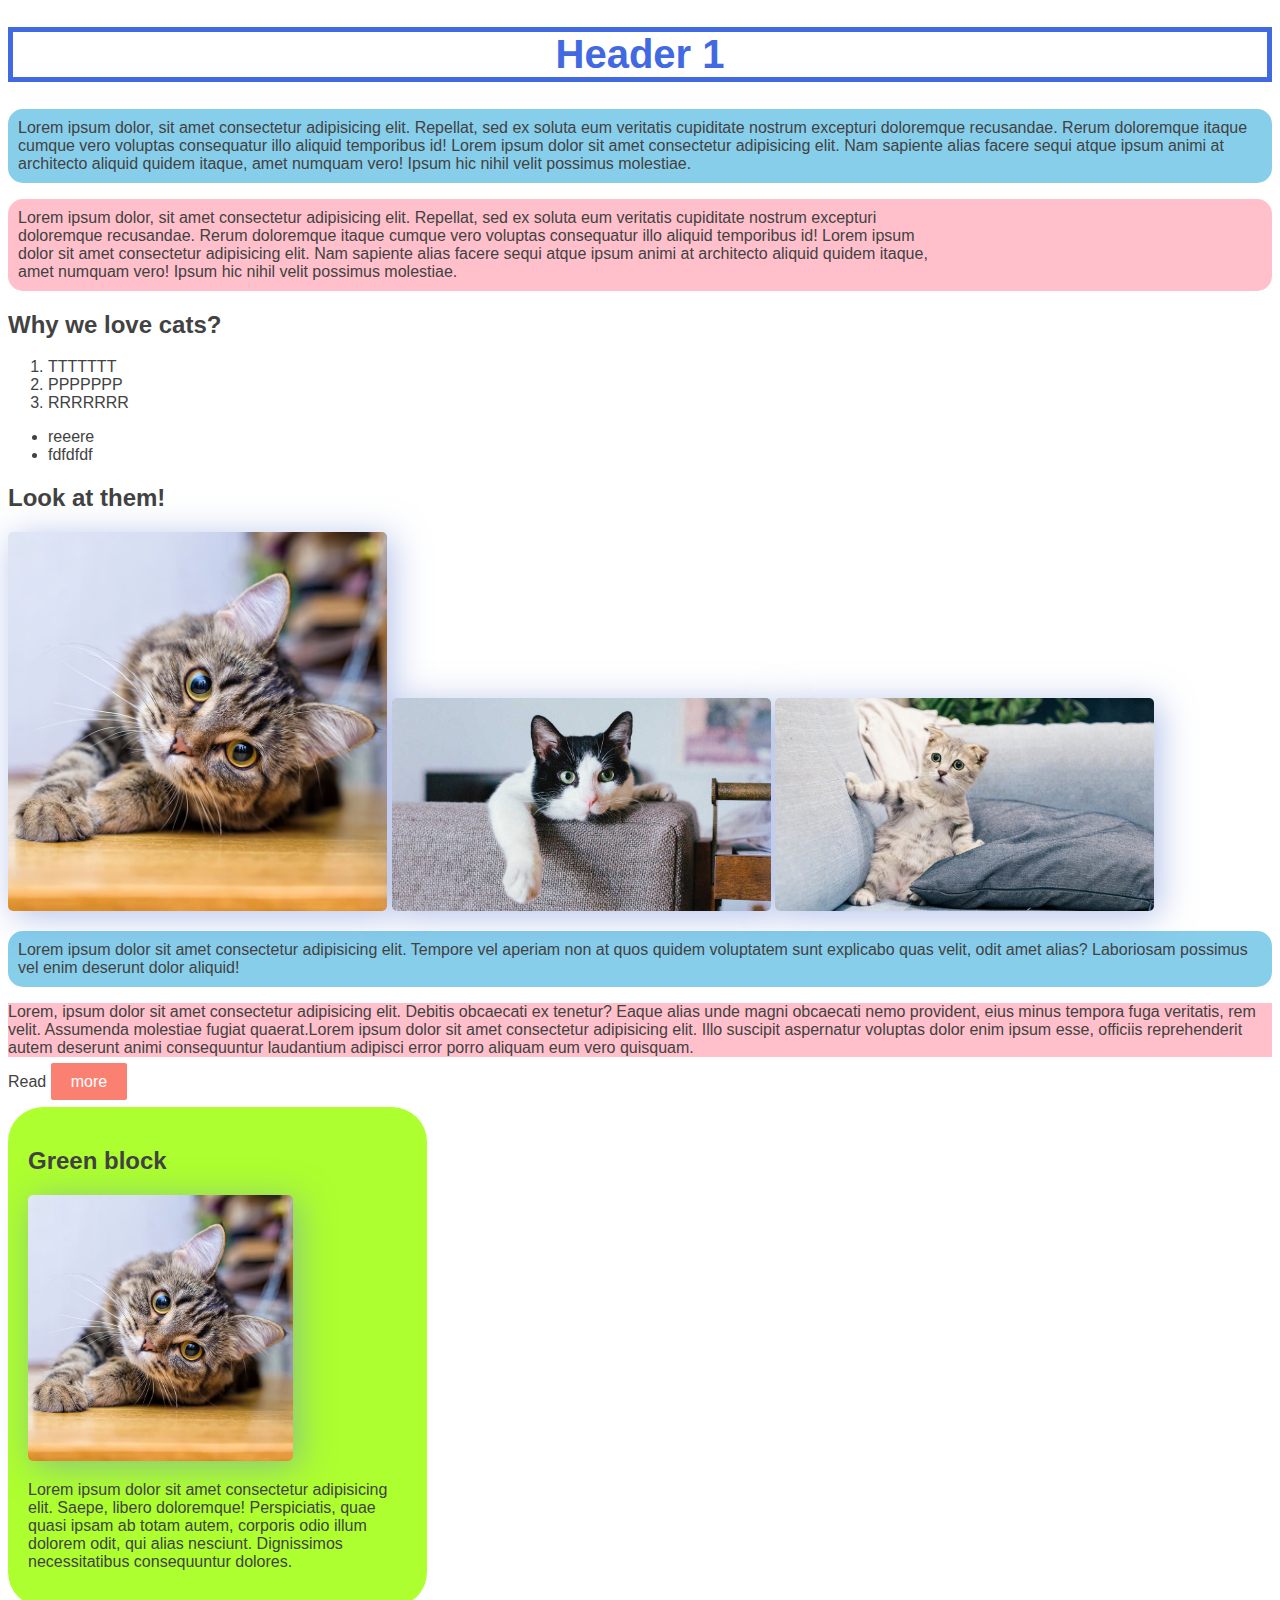
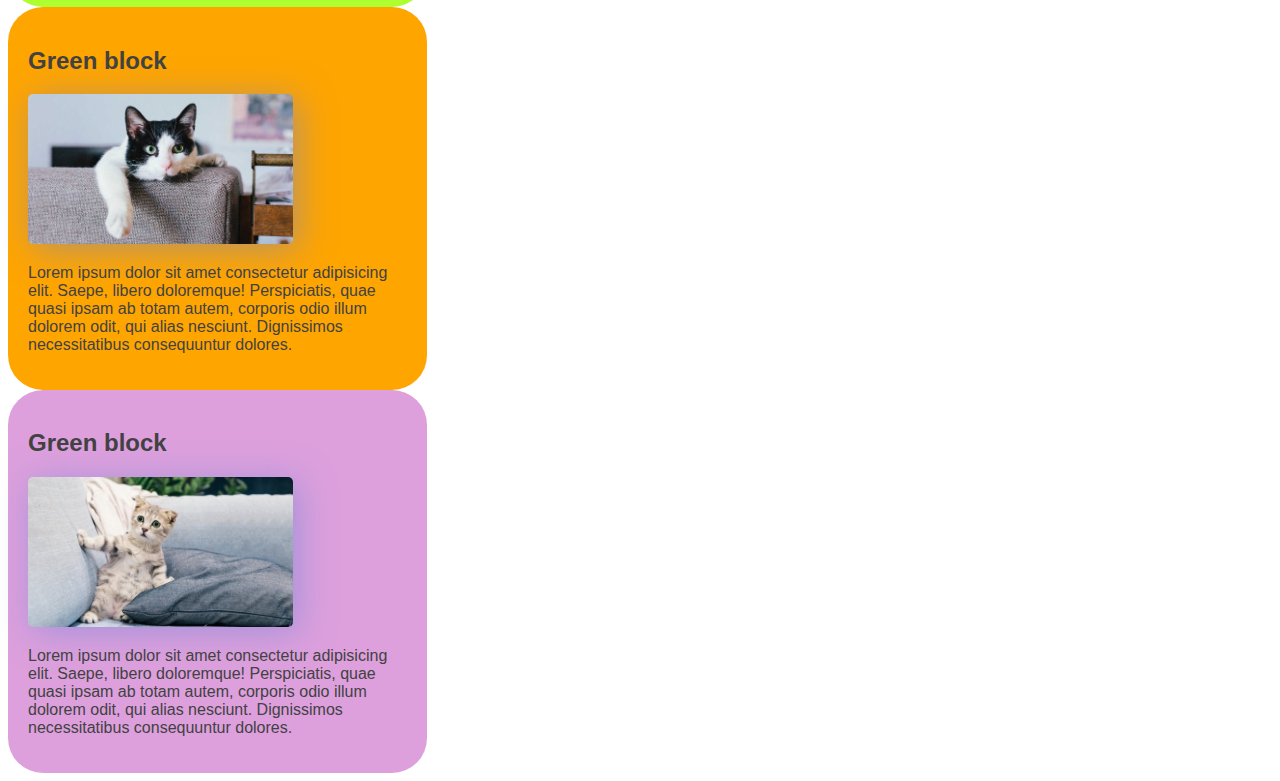
<file: lesson1/index.html>
<!DOCTYPE html>
<html lang="en">

<head>
    <meta charset="UTF-8">
    <meta http-equiv="X-UA-Compatible" content="IE=edge">
    <meta name="viewport" content="width=device-width, initial-scale=1.0">
    <title>First lesson</title>
    <link rel="stylesheet" href="./style.css">
</head>

<body>
    <h1>Header 1</h1>
    <p class="rounded blue">Lorem ipsum dolor, sit amet consectetur adipisicing elit. Repellat, sed ex soluta eum veritatis cupiditate nostrum excepturi doloremque recusandae. Rerum doloremque itaque cumque vero voluptas consequatur illo aliquid temporibus id! Lorem ipsum dolor sit amet consectetur adipisicing elit. Nam sapiente alias facere sequi atque ipsum animi at architecto aliquid quidem itaque, amet numquam vero! Ipsum hic nihil velit possimus molestiae.
    </p>
    <p class="rounded pink">Lorem ipsum dolor, sit amet consectetur adipisicing elit. Repellat, sed ex soluta eum veritatis cupiditate nostrum excepturi <br> doloremque recusandae. Rerum doloremque itaque cumque vero voluptas consequatur illo aliquid temporibus id! Lorem ipsum <br> dolor sit amet consectetur adipisicing elit. Nam sapiente alias facere sequi atque ipsum animi at architecto aliquid quidem itaque, <br> amet numquam vero! Ipsum hic nihil velit possimus molestiae.</p>
    <h2>Why we love cats?</h2>
    <!--- ol>(li*3) --->
    <ol>
        <li>TTTTTTT</li>
        <li>PPPPPPP</li>
        <li>RRRRRRR</li>
    </ol>
    <ul>
        <li>reeere</li>
        <li>fdfdfdf</li>
    </ul>
    <h2>Look at them!</h2>
    <img src="./eye-cat.jpg" alt="взгляд кота" title="you can see this text">
    <img src="./lazzy-cat.jpg" alt="">
    <img src="./surprized-cat.jpg" alt="">
    <p class="rounded blue">Lorem ipsum dolor sit amet consectetur adipisicing elit. Tempore vel aperiam non at quos quidem voluptatem sunt explicabo quas velit, odit amet alias? Laboriosam possimus vel enim deserunt dolor aliquid!</p>
    <p class="pink">Lorem, ipsum dolor sit amet consectetur adipisicing elit. Debitis obcaecati ex tenetur? Eaque alias unde magni obcaecati nemo provident, eius minus tempora fuga veritatis, rem velit. Assumenda molestiae fugiat quaerat.Lorem ipsum dolor sit amet consectetur adipisicing elit. Illo suscipit aspernatur voluptas dolor enim ipsum esse, officiis reprehenderit autem deserunt animi consequuntur laudantium adipisci error porro aliquam eum vero quisquam. </p>
    <p>Read <a href="https://koshkanasha.ru/" target="_blank">more</a></p>
    
    <div class="block green">
        <h2>Green block</h2>
        <img src="./eye-cat.jpg" alt="">
        <p>Lorem ipsum dolor sit amet consectetur adipisicing elit. Saepe, libero doloremque! Perspiciatis, quae quasi ipsam ab totam autem, corporis odio illum dolorem odit, qui alias nesciunt. Dignissimos necessitatibus consequuntur dolores.</p>
    </div>
    <div class="block orange">
        <h2>Green block</h2>
        <img src="./lazzy-cat.jpg" alt="">
        <p>Lorem ipsum dolor sit amet consectetur adipisicing elit. Saepe, libero doloremque! Perspiciatis, quae quasi ipsam ab totam autem, corporis odio illum dolorem odit, qui alias nesciunt. Dignissimos necessitatibus consequuntur dolores.</p>
    </div>
    <div class="block violet">
        <h2>Green block</h2>
        <img src="./surprized-cat.jpg" alt="">
        <p>Lorem ipsum dolor sit amet consectetur adipisicing elit. Saepe, libero doloremque! Perspiciatis, quae quasi ipsam ab totam autem, corporis odio illum dolorem odit, qui alias nesciunt. Dignissimos necessitatibus consequuntur dolores.</p>
    </div>
</body>

</html>
</file>
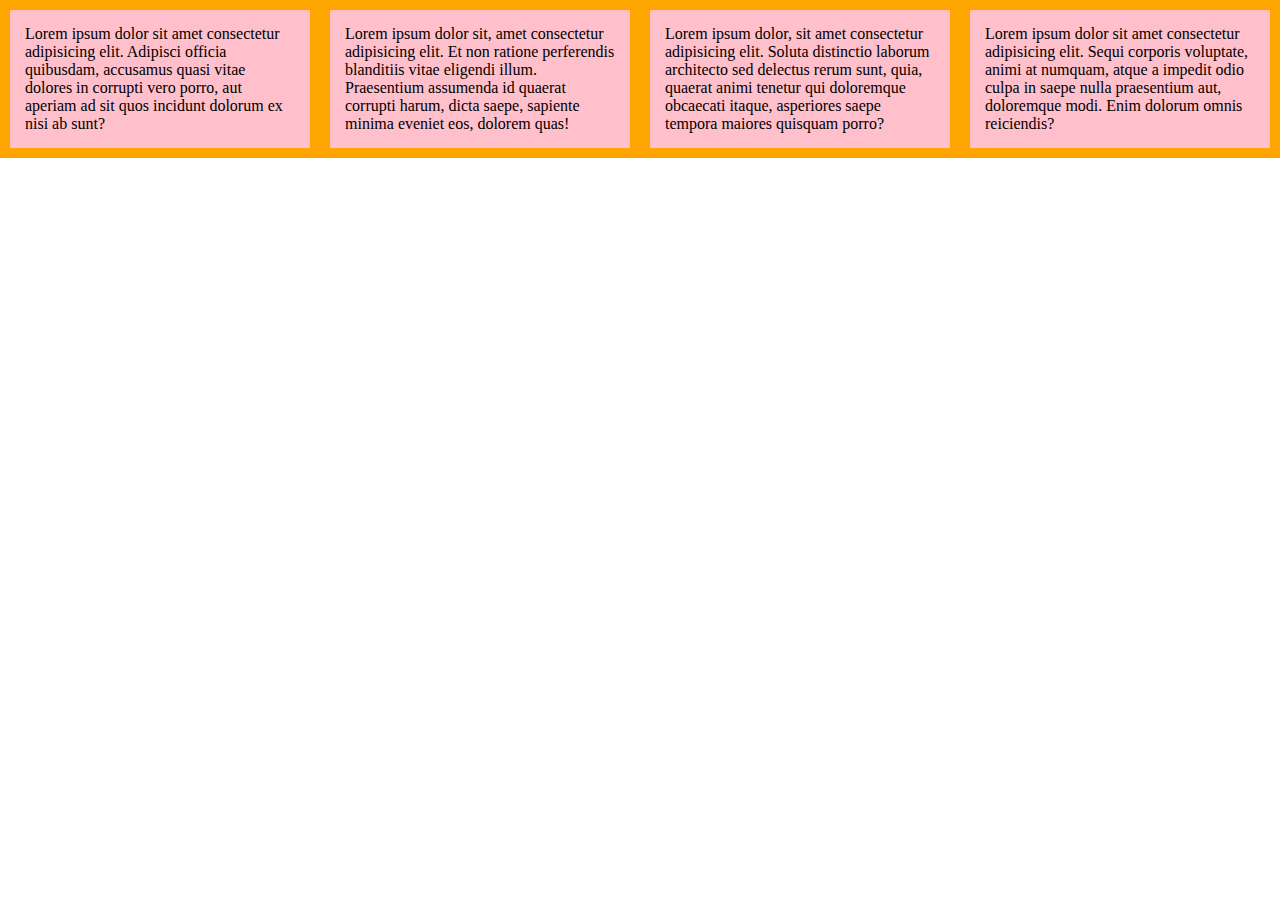
<file: Lesson_4_Adaptation/index.html>
<!DOCTYPE html>
<html lang="en">
    <head>
        <meta charset="UTF-8" />
        <meta http-equiv="X-UA-Compatible" content="IE=edge" />
        <meta name="viewport" content="width=device-width, initial-scale=1.0" />
        <title>Пробуем адаптацию</title>
        <link rel="stylesheet" href="./style.css" />
    </head>
    <body>
        <div class="orange">
            <div class="pink">
                Lorem ipsum dolor sit amet consectetur adipisicing elit.
                Adipisci officia quibusdam, accusamus quasi vitae dolores in
                corrupti vero porro, aut aperiam ad sit quos incidunt dolorum ex
                nisi ab sunt?
            </div>
            <div class="pink">
                Lorem ipsum dolor sit, amet consectetur adipisicing elit. Et non
                ratione perferendis blanditiis vitae eligendi illum. Praesentium
                assumenda id quaerat corrupti harum, dicta saepe, sapiente
                minima eveniet eos, dolorem quas!
            </div>
            <div class="pink">
                Lorem ipsum dolor, sit amet consectetur adipisicing elit. Soluta
                distinctio laborum architecto sed delectus rerum sunt, quia,
                quaerat animi tenetur qui doloremque obcaecati itaque,
                asperiores saepe tempora maiores quisquam porro?
            </div>
            <div class="pink block1">
                Lorem ipsum dolor sit amet consectetur adipisicing elit. Sequi
                corporis voluptate, animi at numquam, atque a impedit odio culpa
                in saepe nulla praesentium aut, doloremque modi. Enim dolorum
                omnis reiciendis?
            </div>
        </div>
    </body>
</html>
</file>
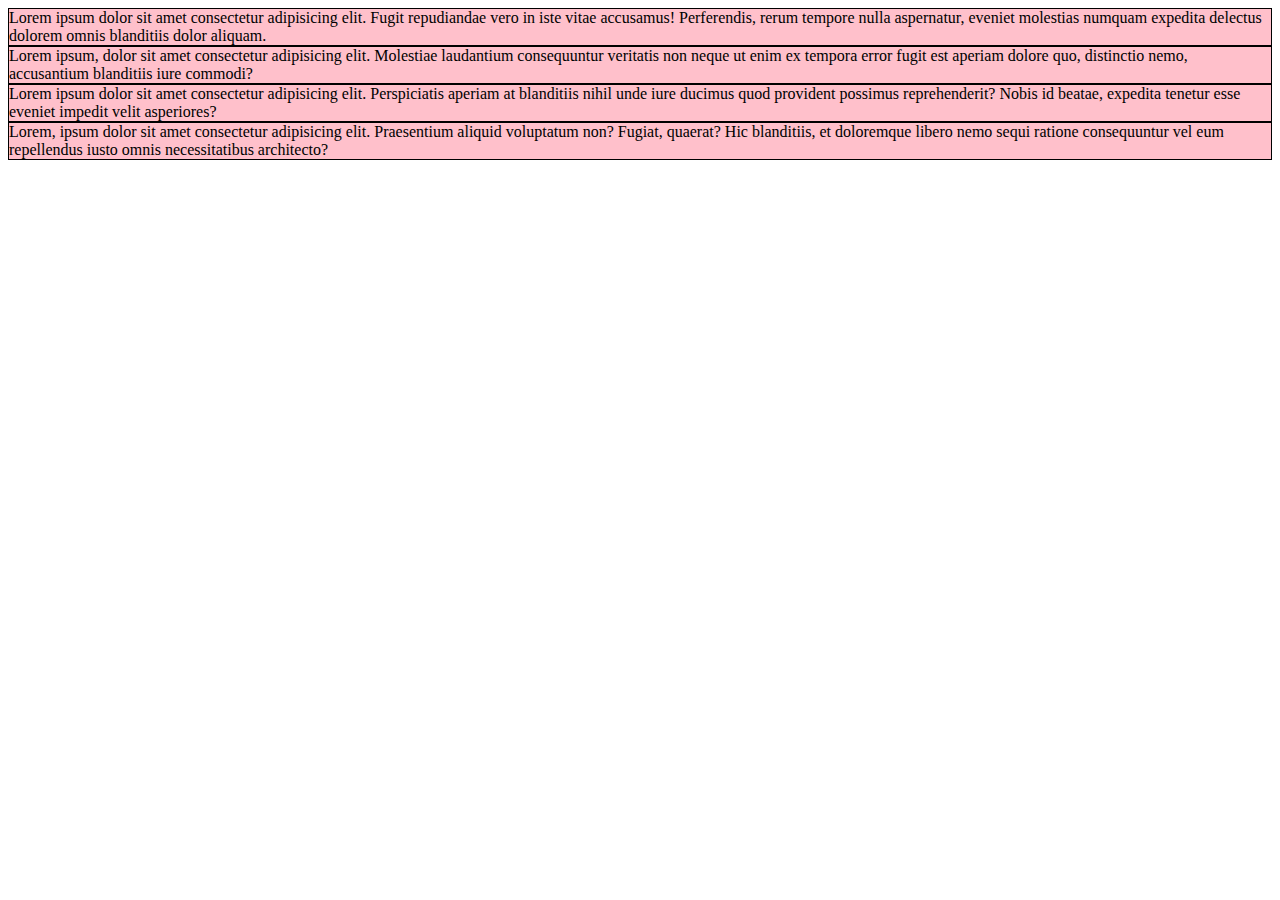
<file: Lesson_5_TryBootstrap/index.html>
<!DOCTYPE html>
<html lang="en">
    <head>
        <!-- Required meta tags -->
        <meta charset="utf-8" />
        <meta name="viewport" content="width=device-width, initial-scale=1" />

        <!-- Bootstrap CSS -->
        <link
            href="https://cdn.jsdelivr.net/npm/bootstrap@5.1.3/dist/css/bootstrap.min.css"
            rel="stylesheet"
            integrity="sha384-1BmE4kWBq78iYhFldvKuhfTAU6auU8tT94WrHftjDbrCEXSU1oBoqyl2QvZ6jIW3"
            crossorigin="anonymous"
        />
        <link rel="stylesheet" href="./style.css" />

        <title>Пробуем Bootstrap</title>
    </head>
    <body>
        <!-- <h1>Hello, world!</h1> -->
        <div class="row orange">
            <div class="col-md-3 col-sm-6 p-3 pink">
                Lorem ipsum dolor sit amet consectetur adipisicing elit. Fugit
                repudiandae vero in iste vitae accusamus! Perferendis, rerum
                tempore nulla aspernatur, eveniet molestias numquam expedita
                delectus dolorem omnis blanditiis dolor aliquam.
            </div>
            <div class="col-md-3 col-sm-6 p-3 pink">
                Lorem ipsum, dolor sit amet consectetur adipisicing elit.
                Molestiae laudantium consequuntur veritatis non neque ut enim ex
                tempora error fugit est aperiam dolore quo, distinctio nemo,
                accusantium blanditiis iure commodi?
            </div>
            <div class="col-md-3 col-sm-6 p-3 pink">
                Lorem ipsum dolor sit amet consectetur adipisicing elit.
                Perspiciatis aperiam at blanditiis nihil unde iure ducimus quod
                provident possimus reprehenderit? Nobis id beatae, expedita
                tenetur esse eveniet impedit velit asperiores?
            </div>
            <div class="col-md-3 col-sm-6 p-3 pink">
                Lorem, ipsum dolor sit amet consectetur adipisicing elit.
                Praesentium aliquid voluptatum non? Fugiat, quaerat? Hic
                blanditiis, et doloremque libero nemo sequi ratione consequuntur
                vel eum repellendus iusto omnis necessitatibus architecto?
            </div>
        </div>
        <!-- Optional JavaScript; choose one of the two! -->

        <!-- Option 1: Bootstrap Bundle with Popper -->
        <script
            src="https://cdn.jsdelivr.net/npm/bootstrap@5.1.3/dist/js/bootstrap.bundle.min.js"
            integrity="sha384-ka7Sk0Gln4gmtz2MlQnikT1wXgYsOg+OMhuP+IlRH9sENBO0LRn5q+8nbTov4+1p"
            crossorigin="anonymous"
        ></script>

        <!-- Option 2: Separate Popper and Bootstrap JS -->
        <!--
    <script src="https://cdn.jsdelivr.net/npm/@popperjs/core@2.10.2/dist/umd/popper.min.js" integrity="sha384-7+zCNj/IqJ95wo16oMtfsKbZ9ccEh31eOz1HGyDuCQ6wgnyJNSYdrPa03rtR1zdB" crossorigin="anonymous"></script>
    <script src="https://cdn.jsdelivr.net/npm/bootstrap@5.1.3/dist/js/bootstrap.min.js" integrity="sha384-QJHtvGhmr9XOIpI6YVutG+2QOK9T+ZnN4kzFN1RtK3zEFEIsxhlmWl5/YESvpZ13" crossorigin="anonymous"></script>
    --></body>
</html>
</file>
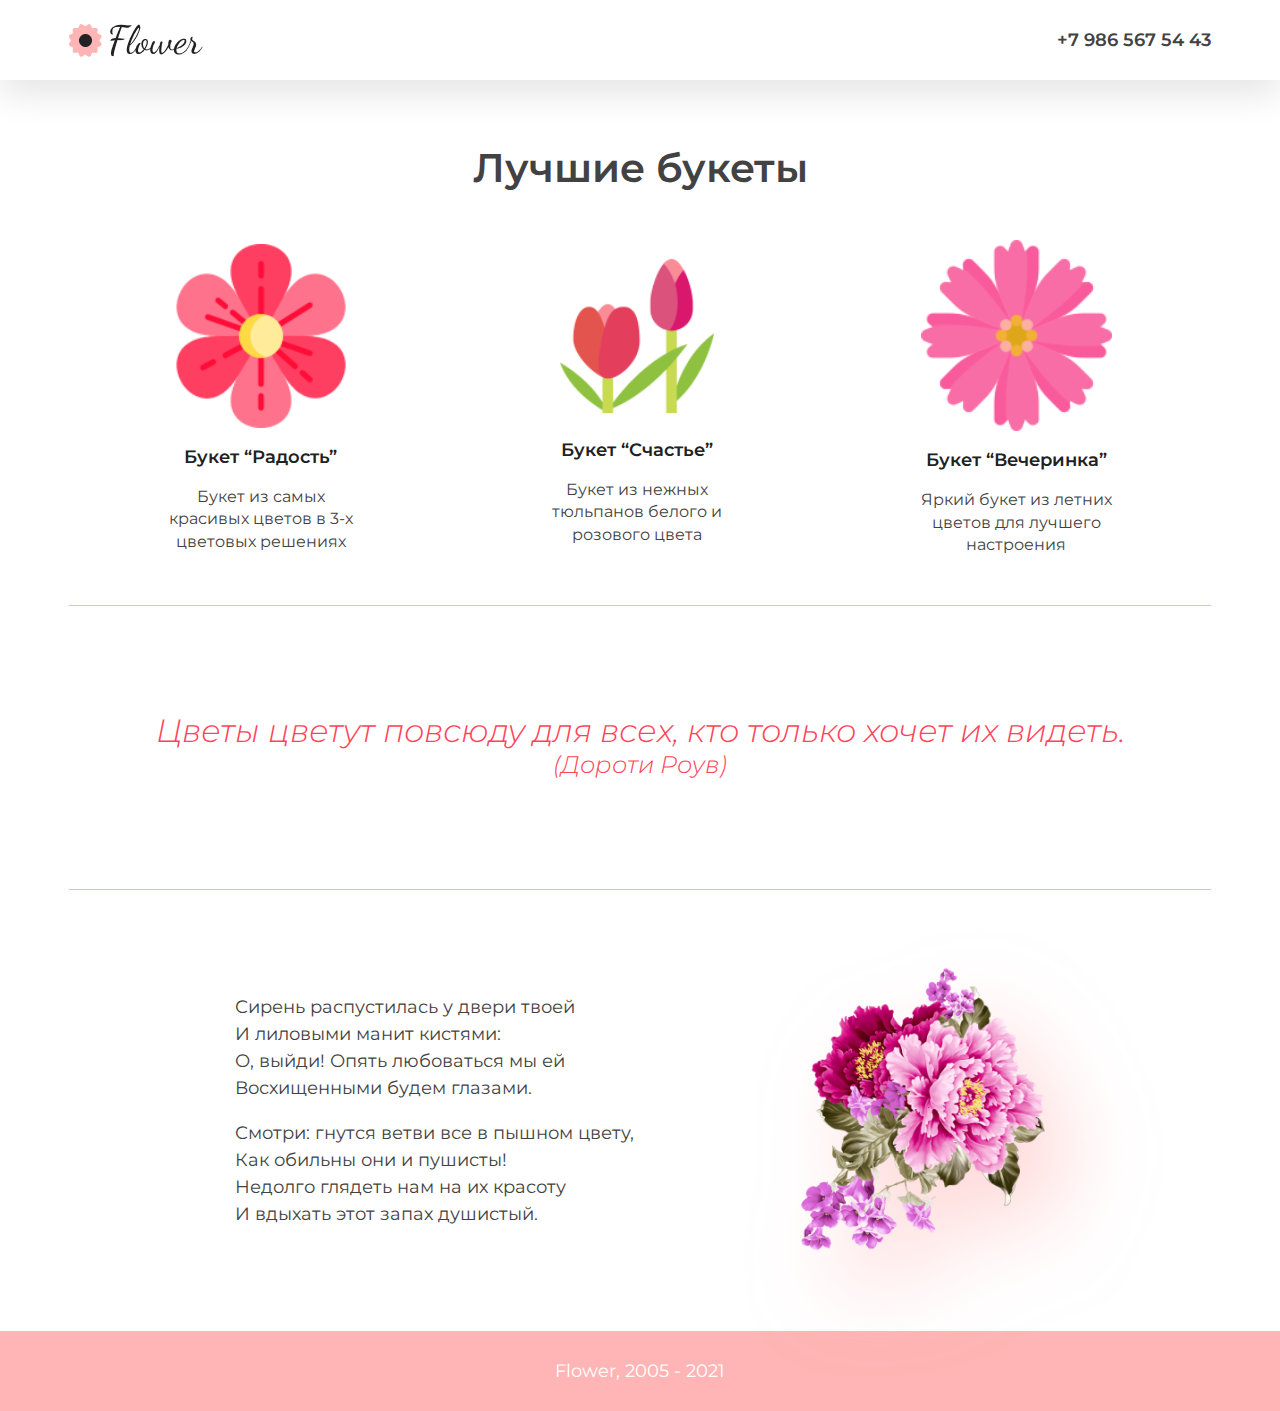
<file: Lesson_2_Blocks/Lesseon_2_Homework/index.html>
<!DOCTYPE html>
<html lang="ru">
  <head>
    <meta charset="UTF-8" />
    <meta http-equiv="X-UA-Compatible" content="IE=edge" />
    <meta name="viewport" content="width=, initial-scale=1.0" />
    <title>Сайт цветы</title>
    <link rel="stylesheet" href="./style.css" />
    <link rel="preconnect" href="https://fonts.googleapis.com">
    <link rel="preconnect" href="https://fonts.gstatic.com" crossorigin>
    <link href="https://fonts.googleapis.com/css2?family=Montserrat:wght@300;400;600&display=swap" rel="stylesheet">
  </head>
  <body>
    <!-- Header -->
    <header class="header">
      <div class="container-header">
        <div class="header-logo">
          <img src="./pictures/logo.png" alt="logo" />
        </div>
        <div class="header-phonenumber">+7 986 567 54 43</div>
      </div>
    </header>
    <div class="container">
      <!-- Content -->
      <div class="content">
        <div class="top-description">Лучшие букеты</div>
        <div class="bouquets">
          <div class="bouquets-item">
            <img src="./pictures/flower.png" alt="Flower" />
            <p class="bouquet-name">Букет “Радость”</p>
            <p class="bouquet-text">
              Букет из самых<br />красивых цветов в 3-х<br />цветовых решениях
            </p>
          </div>
          <div class="bouquets-item">
            <img src="./pictures/tulip.png" alt="Tulip" />
            <p class="bouquet-name">Букет “Счастье”</p>
            <p class="bouquet-text">
              Букет из нежных<br />тюльпанов белого и<br />розового цвета
            </p>
          </div>
          <div class="bouquets-item">
            <img src="./pictures/pink-cosmos.png" alt="Pink Flower" />
            <p class="bouquet-name">Букет “Вечеринка”</p>
            <p class="bouquet-text">
              Яркий букет из летних<br />цветов для лучшего<br />настроения
            </p>
          </div>
        </div>
        <div class="words">
          <p class="words-part1">
            Цветы цветут повсюду для всех, кто только хочет их видеть.
          </p>
          <p class="words-part2">(Дороти Роув)</p>
        </div>
        <div class="bommom-part">
          <div class="bottom-part-text">
            <p>
              Сирень распустилась у двери твоей <br />И лиловыми манит кистями:
              <br />О, выйди! Опять любоваться мы ей <br />Восхищенными будем
              глазами.
            </p>
            <p>
              Смотри: гнутся ветви все в пышном цвету, <br />Как обильны они и
              пушисты! <br />Недолго глядеть нам на их красоту <br />И вдыхать
              этот запах душистый.
            </p>
          </div>
          <div class="bottom-part-picture">
            <img
              src="./pictures/flower-bottom-part.png"
              alt="Beautiful flower"
            />
          </div>
        </div>
      </div>
    </div>
    <!-- Footer -->
    <footer class="footer">Flower, 2005 - 2021</footer>
  </body>
</html>
</file>
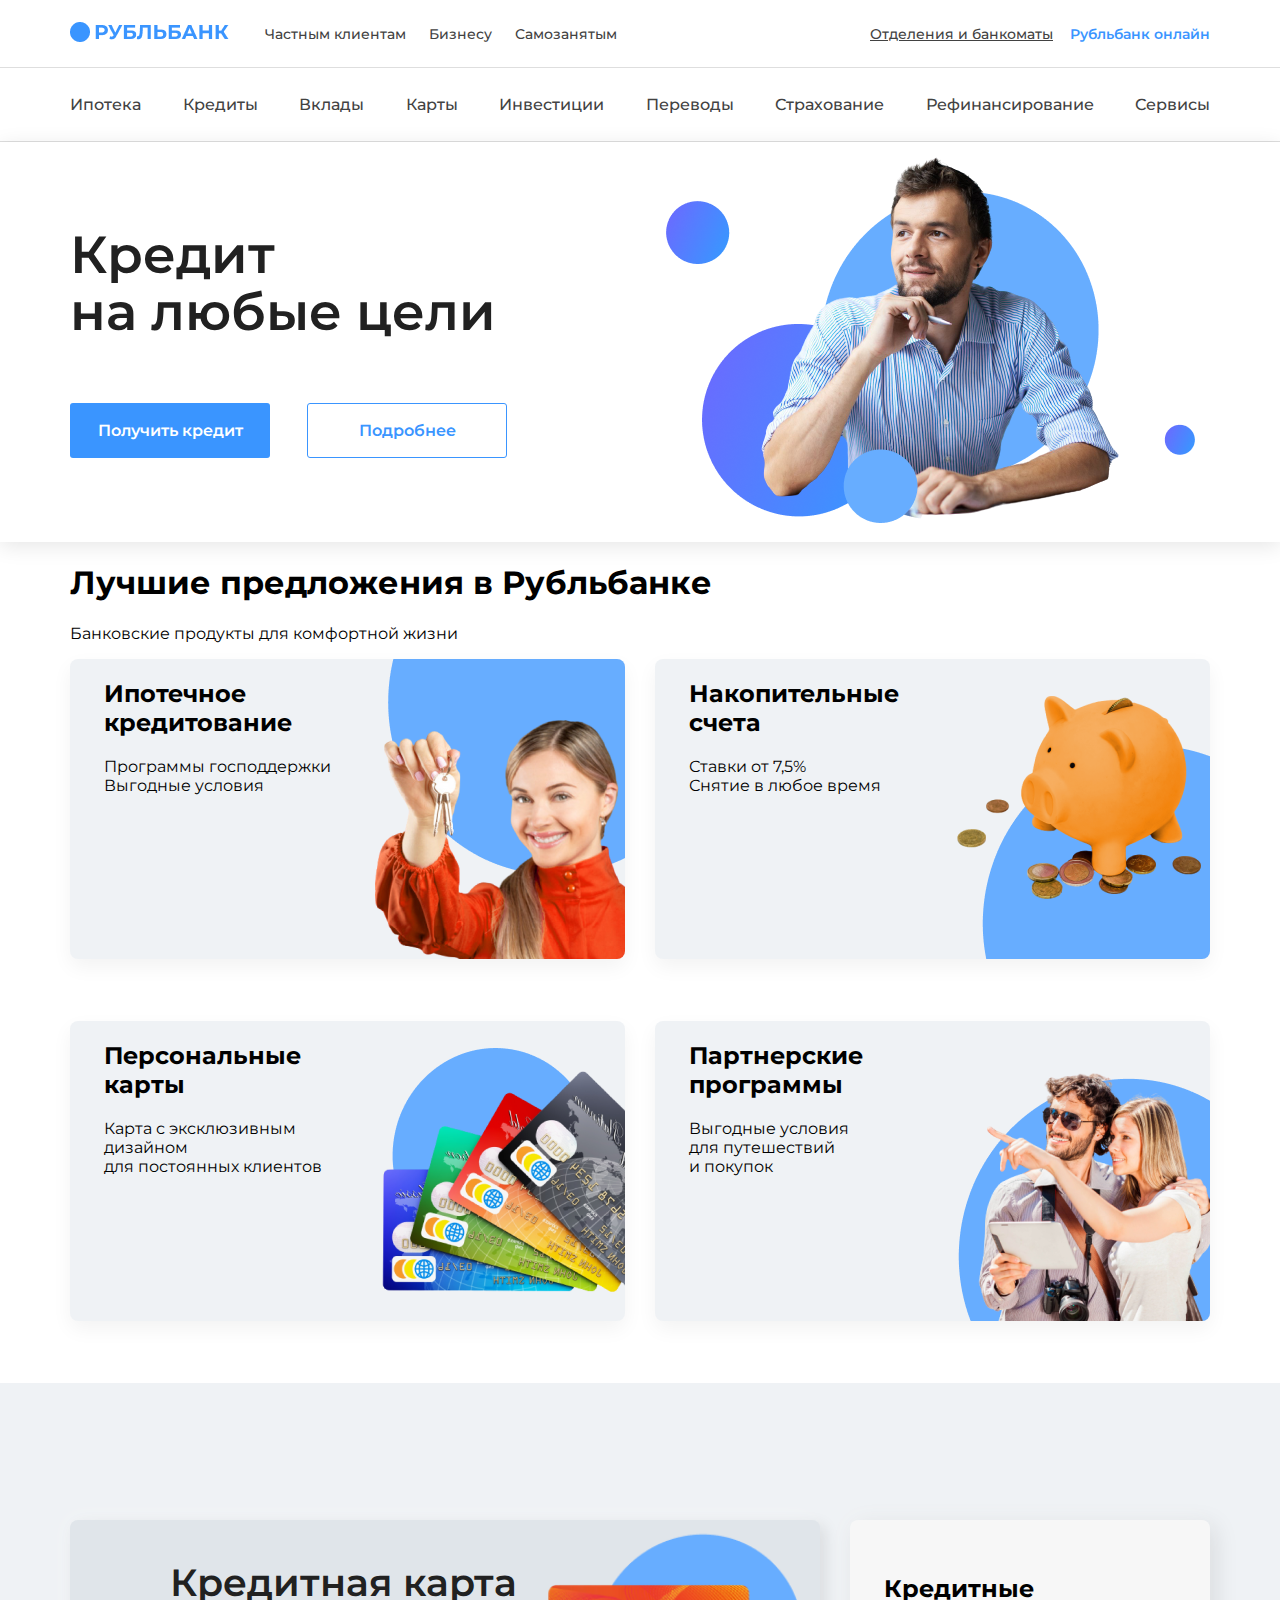
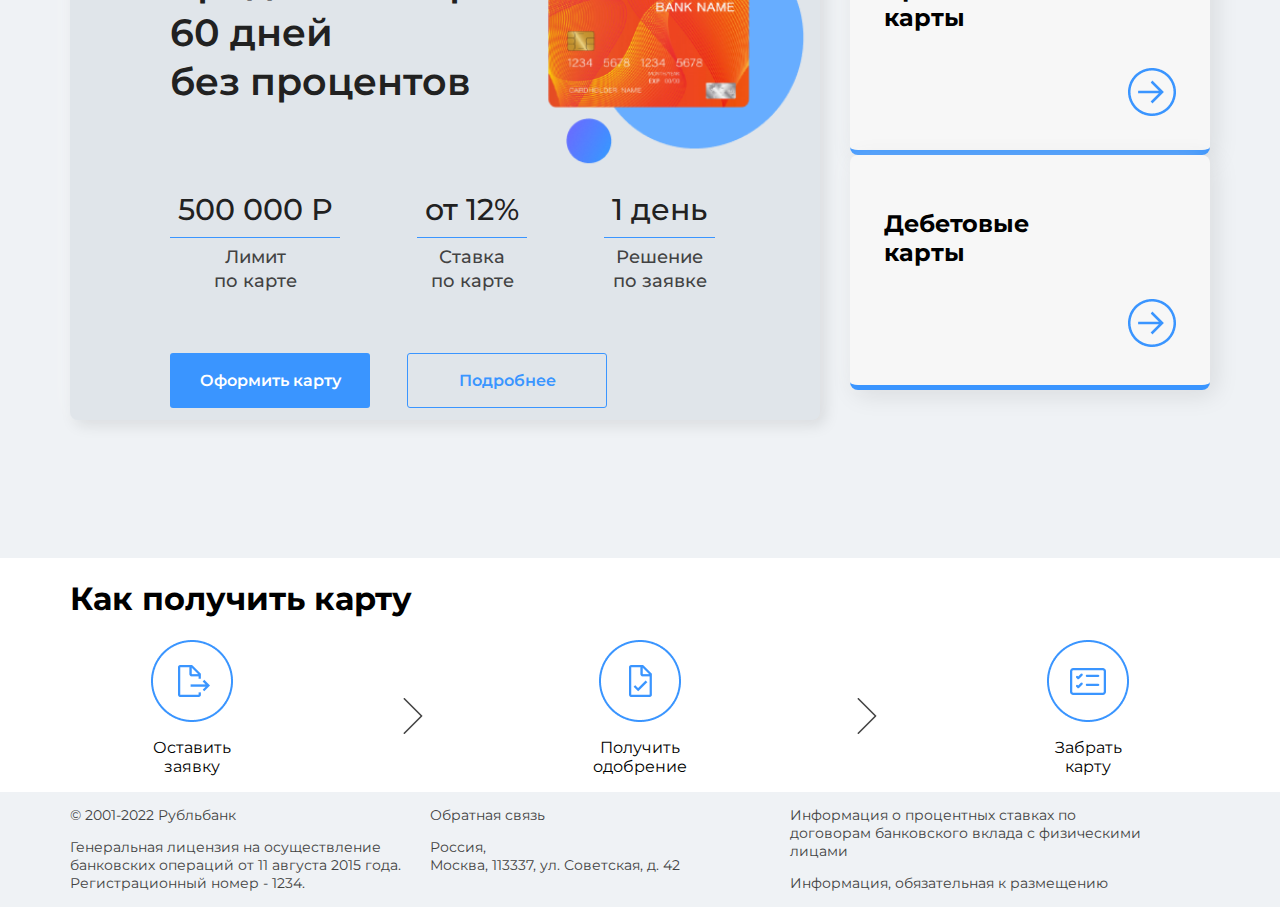
<file: Lesson_3_Rubl_bank/ClassWork/index.html>
<!DOCTYPE html>
<html lang="en">
    <head>
        <meta charset="UTF-8" />
        <meta http-equiv="X-UA-Compatible" content="IE=edge" />
        <meta name="viewport" content="width=1200px, initial-scale=1.0" />
        <title>RubleBank</title>
        <link rel="stylesheet" href="./style.css" />
        <link rel="preconnect" href="https://fonts.googleapis.com" />
        <link rel="preconnect" href="https://fonts.gstatic.com" crossorigin />
        <link
            href="https://fonts.googleapis.com/css2?family=Montserrat:wght@400;500;600&display=swap"
            rel="stylesheet"
        />
    </head>
    <body>
        <!-- Header -->
        <header>
            <div class="header-top">
                <div class="container">
                    <div class="header-top-info">
                        <a href="./index.html">
                            <div class="logo">
                                <img
                                    src="./pictures/logo.png"
                                    alt="Rublebank Logo"
                                />
                            </div>
                        </a>
                        <nav class="top-menu">
                            <ul class="top-menu-list list-left">
                                <li><a href="">Частным клиентам</a></li>
                                <li><a href="">Бизнесу</a></li>
                                <li><a href="">Самозанятым</a></li>
                            </ul>
                            <ul class="top-menu-list list-right">
                                <li><a href="">Отделения и банкоматы</a></li>
                                <li class="list-blue1">
                                    <a href=""
                                        ><span class="list-blue"
                                            >Рубльбанк онлайн</span
                                        ></a
                                    >
                                </li>
                            </ul>
                        </nav>
                    </div>
                </div>
            </div>
            <div class="header-bottom">
                <div class="container">
                    <nav class="main-menu">
                        <ul class="main-menu-list">
                            <li><a href="">Ипотека</a></li>
                            <li><a href="">Кредиты</a></li>
                            <li><a href="">Вклады</a></li>
                            <li><a href="./cards.html">Карты</a></li>
                            <li><a href="">Инвестиции</a></li>
                            <li><a href="">Переводы</a></li>
                            <li><a href="">Страхование</a></li>
                            <li><a href="">Рефинансирование</a></li>
                            <li><a href="">Сервисы</a></li>
                        </ul>
                    </nav>
                </div>
            </div>
        </header>
        <!-- Banner -->
        <div class="main-banner">
            <div class="container">
                <div class="main-banner-info">
                    <div class="banner-offer">
                        <div class="banner-offer-text">
                            Кредит <br />на любые цели
                        </div>
                        <div class="buttons">
                            <a href="" class="btn btn-primary"
                                >Получить кредит</a
                            >
                            <a href="" class="btn btn-secondary">Подробнее</a>
                        </div>
                    </div>
                    <img src="./pictures/banner_picture.png" alt="" />
                </div>
            </div>
        </div>
        <!-- Лучшие предложения -->
        <section class="offers">
            <div class="container">
                <h1>Лучшие предложения в Рубльбанке</h1>
                <p>Банковские продукты для комфортной жизни</p>
                <div class="offers-info">
                    <div class="offers-info-item">
                        <div class="info-item-text">
                            <h2>Ипотечное<br />кредитование</h2>
                            <p>Программы господдержки<br />Выгодные условия</p>
                        </div>
                        <img src="./pictures/pic_girl.png" alt="" />
                    </div>
                    <div class="offers-info-item">
                        <div class="info-item-text">
                            <h2>Накопительные<br />счета</h2>
                            <p>Ставки от 7,5% <br />Снятие в любое время</p>
                        </div>
                        <img src="./pictures/pic_pig.png" alt="" />
                    </div>
                    <div class="offers-info-item">
                        <div class="info-item-text">
                            <h2>Персональные<br />карты</h2>
                            <p>
                                Карта с эксклюзивным<br />дизайном<br />
                                для постоянных клиентов
                            </p>
                        </div>
                        <img src="./pictures/pic_carts.png" alt="" />
                    </div>
                    <div class="offers-info-item">
                        <div class="info-item-text">
                            <h2>Партнерские<br />программы</h2>
                            <p>
                                Выгодные условия<br />для путешествий<br />и
                                покупок
                            </p>
                        </div>
                        <img src="./pictures/pic_partner.png" alt="" />
                    </div>
                </div>
            </div>
        </section>
        <!-- кредиты -->
        <div class="credits">
            <div class="credits-wrap">
                <div class="container">
                    <div class="credits-info">
                        <!-- карта 60 дней -->
                        <div class="credits-60">
                            <!-- карта 60 дней плюс картинка -->
                            <div class="credits-60-head">
                                <p>
                                    Кредитная карта<br />60 дней<br />без
                                    процентов
                                </p>
                                <img src="./pictures/cart_60days.png" alt="" />
                            </div>
                            <!-- инофрмация о карте -->
                            <div class="credits-60-items">
                                <div class="credits-60-item">
                                    <p class="credits-60-item-head">
                                        500 000 Р
                                    </p>
                                    <p class="credits-60-item-bottom">
                                        Лимит<br />по карте
                                    </p>
                                </div>
                                <div class="credits-60-item">
                                    <p class="credits-60-item-head">от 12%</p>
                                    <p class="credits-60-item-bottom">
                                        Ставка<br />по карте
                                    </p>
                                </div>
                                <div class="credits-60-item">
                                    <p class="credits-60-item-head">1 день</p>
                                    <p class="credits-60-item-bottom">
                                        Решение<br />по заявке
                                    </p>
                                </div>
                            </div>
                            <!-- кнопки -->
                            <div class="buttons">
                                <a href="" class="btn btn-primary"
                                    >Оформить карту</a
                                >
                                <a href="" class="btn btn-secondary"
                                    >Подробнее</a
                                >
                            </div>
                        </div>
                        <!-- боковой блок - ссылки на карты -->
                        <div class="credits-side">
                            <div class="credits-side-link">
                                <h2>Кредитные<br />карты</h2>
                                <img src="./pictures/arrow_next.png" alt="" />
                            </div>
                            <div class="credits-side-link">
                                <h2>Дебетовые<br />карты</h2>
                                <a href="./cards.html">
                                    <img
                                        src="./pictures/arrow_next.png"
                                        alt=""
                                    />
                                </a>
                            </div>
                        </div>
                    </div>
                </div>
            </div>
        </div>
        <!-- как получить карту-->
        <div class="container">
            <h1>Как получить карту</h1>
            <div class="get-card">
                <div class="get-card-item">
                    <img src="./pictures/send_request.png" alt="" />
                    <p>Оставить<br />заявку</p>
                </div>
                <img src="./pictures/right-arrow.png" alt="" />
                <div class="get-card-item">
                    <img src="./pictures/get_approve.png" alt="" />
                    <p>Получить<br />одобрение</p>
                </div>
                <img src="./pictures/right-arrow.png" alt="" />
                <div class="get-card-item">
                    <img src="./pictures/take_cart.png" alt="" />
                    <p>Забрать<br />карту</p>
                </div>
            </div>
        </div>
        <!-- footer -->
        <footer class="footer">
            <div class="container">
                <div class="footer-info">
                    <div class="footer-info-item">
                        <p>&copy 2001-2022 Рубльбанк</p>
                        <p>
                            Генеральная лицензия на осуществление банковских
                            операций от 11 августа 2015 года. Регистрационный
                            номер - 1234.
                        </p>
                    </div>
                    <div class="footer-info-item">
                        <p>Обратная связь</p>
                        <p>Россия,<br />Москва, 113337, ул. Советская, д. 42</p>
                    </div>
                    <div class="footer-info-item">
                        <p>
                            Информация о процентных ставках по договорам
                            банковского вклада с физическими лицами
                        </p>
                        <p>Информация, обязательная к размещению</p>
                    </div>
                </div>
            </div>
        </footer>
    </body>
</html>
</file>
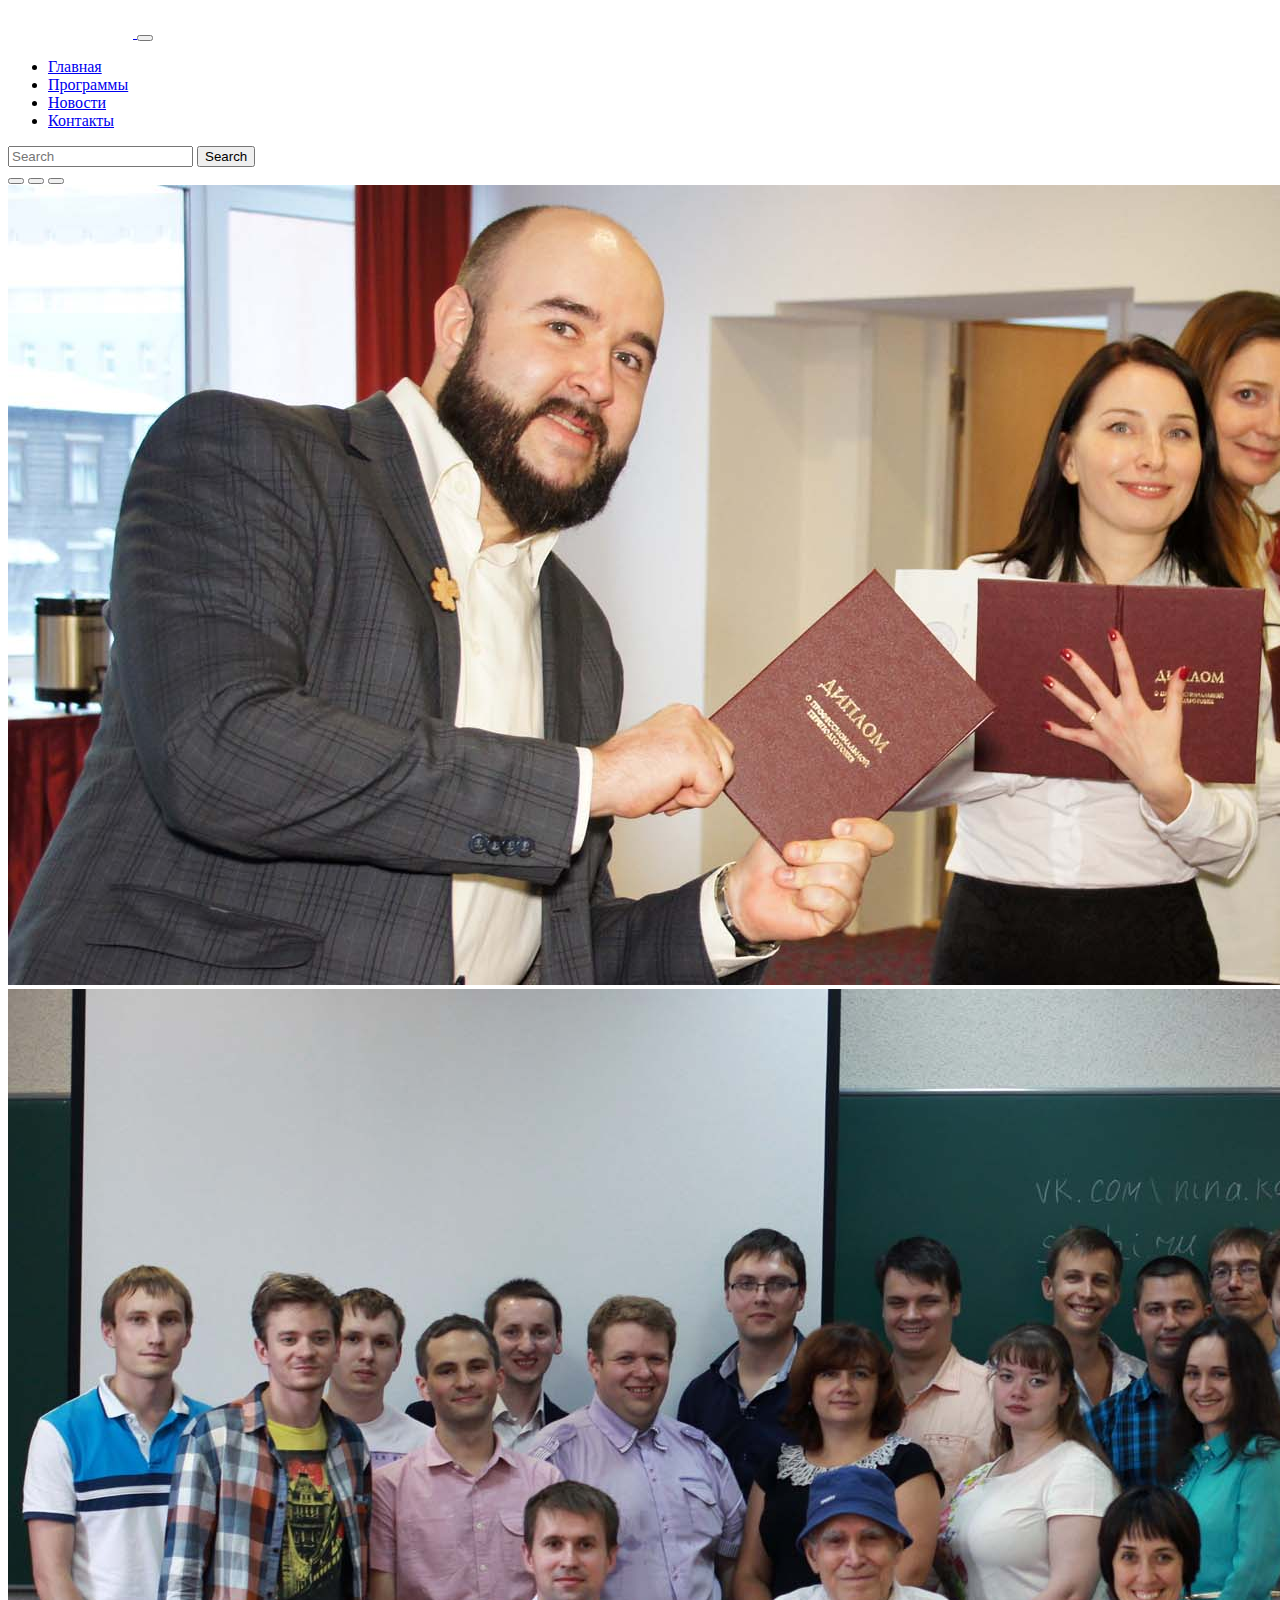
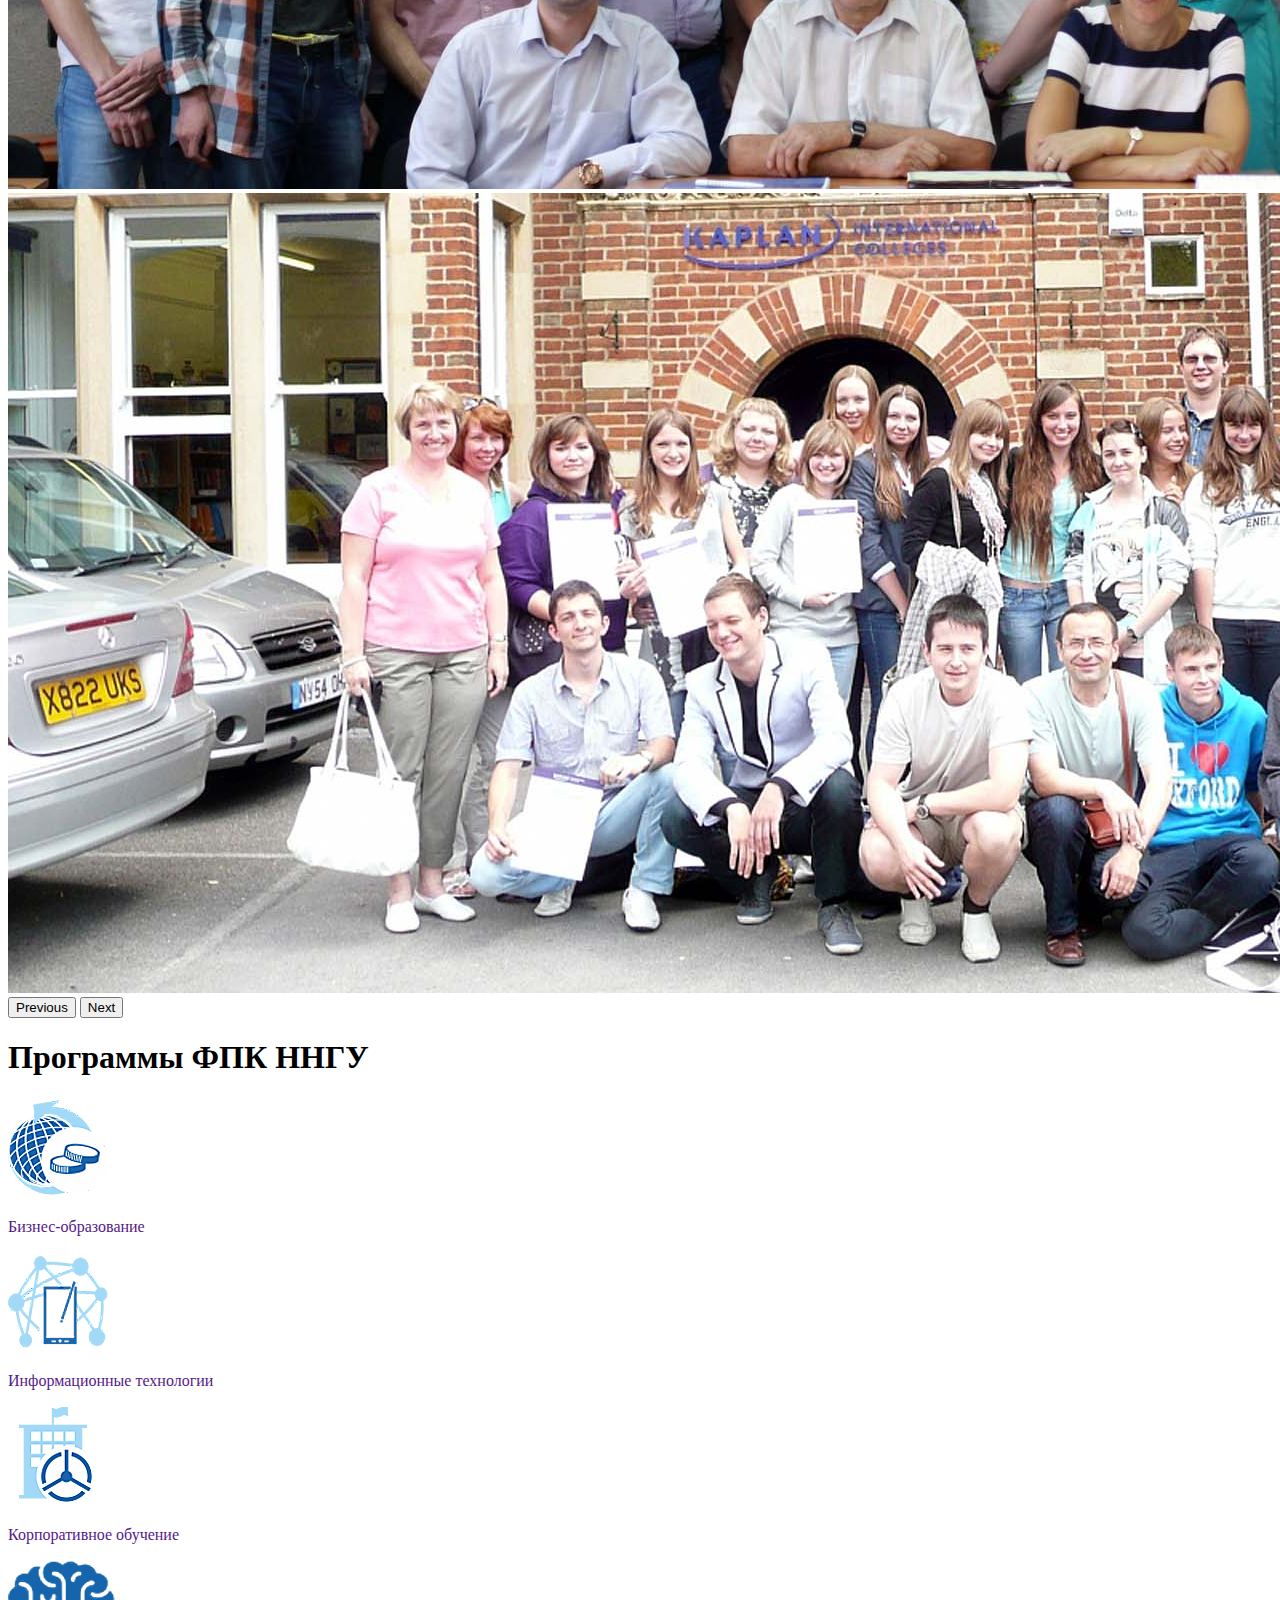
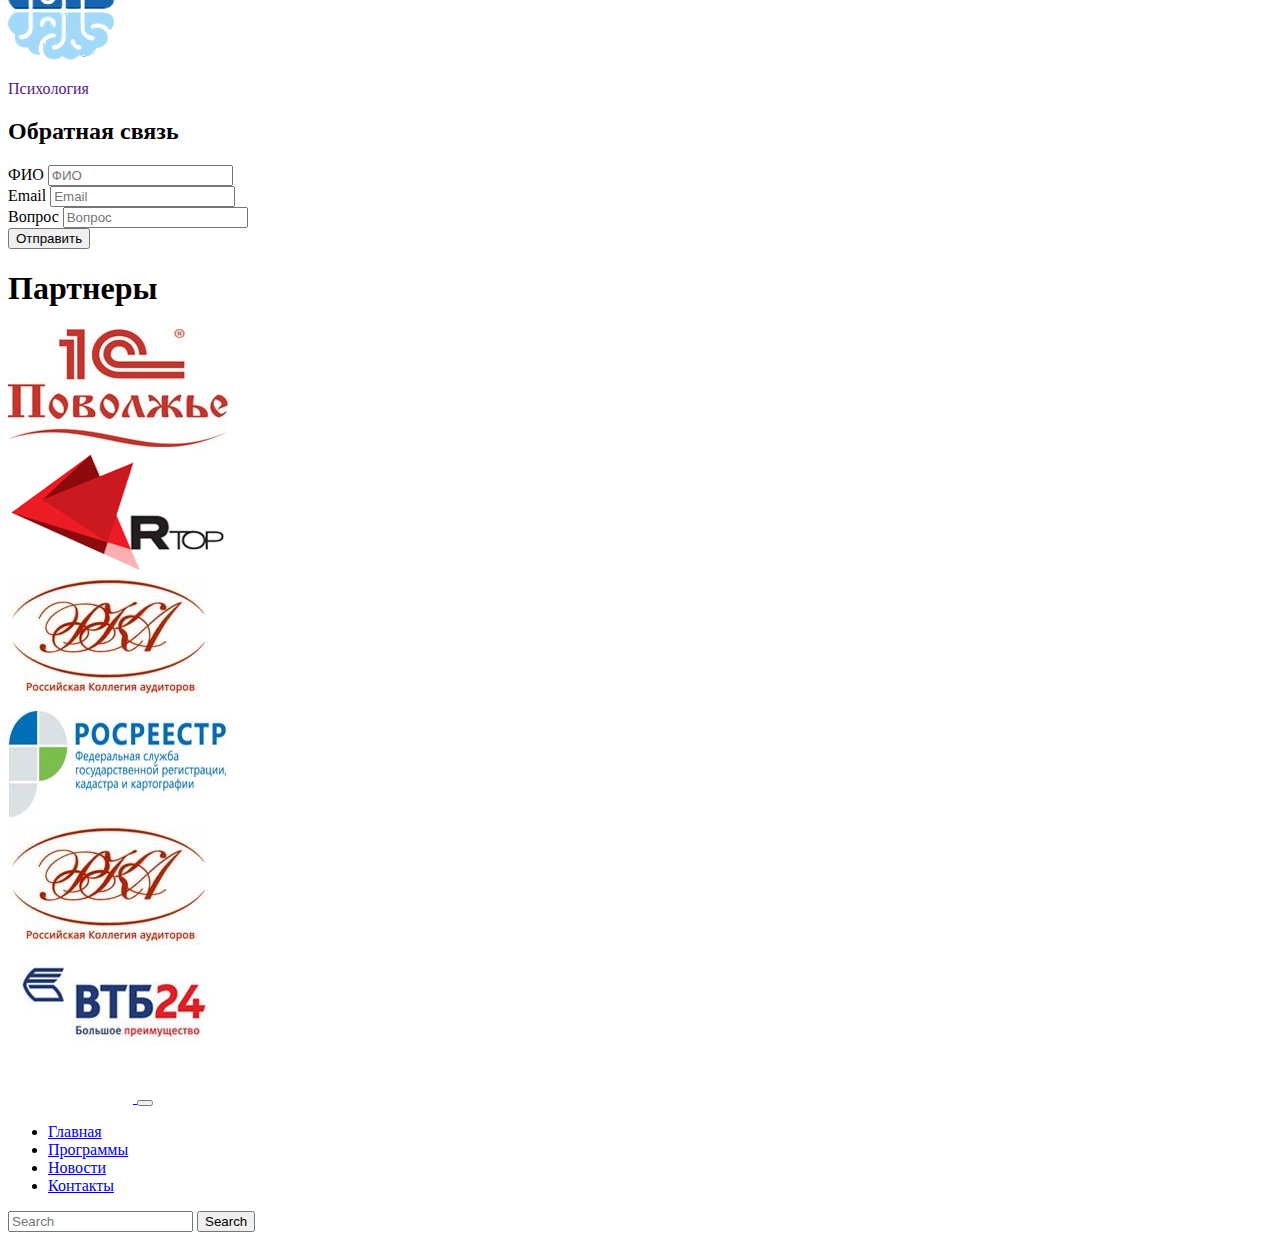
<file: Lesson_6_Bootstrap/FPKNNGU/index.html>
<!DOCTYPE html>
<html lang="en">
    <head>
        <meta charset="UTF-8" />
        <meta http-equiv="X-UA-Compatible" content="IE=edge" />
        <meta name="viewport" content="width=device-width, initial-scale=1.0" />
        <title>ФПК ННГУ</title>
        <link rel="stylesheet" href="./style.css" />
        <link
            href="https://cdn.jsdelivr.net/npm/bootstrap@5.1.3/dist/css/bootstrap.min.css"
            rel="stylesheet"
            integrity="sha384-1BmE4kWBq78iYhFldvKuhfTAU6auU8tT94WrHftjDbrCEXSU1oBoqyl2QvZ6jIW3"
            crossorigin="anonymous"
        />
    </head>
    <body>
        <nav class="navbar navbar-expand-lg navbar-dark bg-dark">
            <div class="container">
                <a class="navbar-brand" href="#">
                    <img src="./pic/logo_UNN_white.svg" alt="" />
                </a>
                <button
                    class="navbar-toggler"
                    type="button"
                    data-bs-toggle="collapse"
                    data-bs-target="#navbarSupportedContent"
                    aria-controls="navbarSupportedContent"
                    aria-expanded="false"
                    aria-label="Toggle navigation"
                >
                    <span class="navbar-toggler-icon"></span>
                </button>
                <div
                    class="collapse navbar-collapse"
                    id="navbarSupportedContent"
                >
                    <ul class="navbar-nav me-auto mb-2 mb-lg-0">
                        <li class="nav-item">
                            <a
                                class="nav-link active"
                                aria-current="page"
                                href="#"
                                >Главная</a
                            >
                        </li>
                        <li class="nav-item">
                            <a class="nav-link" href="#">Программы</a>
                        </li>
                        <li class="nav-item">
                            <a class="nav-link" href="#">Новости</a>
                        </li>
                        <li class="nav-item">
                            <a class="nav-link" href="#">Контакты</a>
                        </li>
                    </ul>
                    <form class="d-flex">
                        <input
                            class="form-control me-2"
                            type="search"
                            placeholder="Search"
                            aria-label="Search"
                        />
                        <button
                            class="btn btn-outline-secondary my-2 my-sm-0"
                            type="submit"
                        >
                            Search
                        </button>
                    </form>
                </div>
            </div>
        </nav>
        <!-- карусель -->
        <div
            id="carouselExampleIndicators"
            class="carousel slide"
            data-bs-ride="carousel"
        >
            <div class="carousel-indicators">
                <button
                    type="button"
                    data-bs-target="#carouselExampleIndicators"
                    data-bs-slide-to="0"
                    class="active"
                    aria-current="true"
                    aria-label="Slide 1"
                ></button>
                <button
                    type="button"
                    data-bs-target="#carouselExampleIndicators"
                    data-bs-slide-to="1"
                    aria-label="Slide 2"
                ></button>
                <button
                    type="button"
                    data-bs-target="#carouselExampleIndicators"
                    data-bs-slide-to="2"
                    aria-label="Slide 3"
                ></button>
            </div>
            <div class="carousel-inner">
                <div class="carousel-item active">
                    <img src="./pic/1.jpg" class="d-block w-100" alt="..." />
                </div>
                <div class="carousel-item">
                    <img src="./pic/2.jpg" class="d-block w-100" alt="..." />
                </div>
                <div class="carousel-item">
                    <img src="./pic/3.jpg" class="d-block w-100" alt="..." />
                </div>
            </div>
            <button
                class="carousel-control-prev"
                type="button"
                data-bs-target="#carouselExampleIndicators"
                data-bs-slide="prev"
            >
                <span
                    class="carousel-control-prev-icon"
                    aria-hidden="true"
                ></span>
                <span class="visually-hidden">Previous</span>
            </button>
            <button
                class="carousel-control-next"
                type="button"
                data-bs-target="#carouselExampleIndicators"
                data-bs-slide="next"
            >
                <span
                    class="carousel-control-next-icon"
                    aria-hidden="true"
                ></span>
                <span class="visually-hidden">Next</span>
            </button>
        </div>

        <div class="container text-center">
            <h1 class="my-5">Программы ФПК ННГУ</h1>
            <div class="row">
                <div class="col-lg col-md-6 mb-3 programm-item">
                    <img src="./pic/economics.png" alt="" />
                    <a href=""><p>Бизнес-образование</p></a>
                </div>
                <div class="col-lg col-md-6 mb-3 programm-item">
                    <img src="./pic/prikladnaya.png" alt="" />
                    <a href=""><p>Информационные технологии</p></a>
                </div>
                <div class="col-lg col-md-6 mb-3 programm-item">
                    <img src="./pic/gmu.png" alt="" />
                    <a href=""><p>Корпоративное обучение</p></a>
                </div>
                <div class="col-lg col-md-6 mb-3 programm-item">
                    <img src="./pic/psihology.png" alt="" />
                    <a href=""><p>Психология</p></a>
                </div>
            </div>
        </div>
        <form class="bg-dark py-5">
            <div class="container">
                <div
                    class="row gy-2 gx-3 align-items-center justify-content-center"
                >
                    <h2 class="text-light text-center mb-5">Обратная связь</h2>
                    <div class="col-auto">
                        <label class="visually-hidden" for="autoSizingInput"
                            >ФИО</label
                        >
                        <input
                            type="text"
                            class="form-control"
                            id="autoSizingInput"
                            placeholder="ФИО"
                        />
                    </div>
                    <div class="col-auto">
                        <label class="visually-hidden" for="autoSizingInput"
                            >Email</label
                        >
                        <input
                            type="email"
                            class="form-control"
                            id="autoSizingInput"
                            placeholder="Email"
                        />
                    </div>
                    <div class="col-auto">
                        <label class="visually-hidden" for="autoSizingInput"
                            >Вопрос</label
                        >
                        <input
                            type="textarea"
                            class="form-control"
                            id="autoSizingInput"
                            placeholder="Вопрос"
                        />
                    </div>

                    <div class="col-auto">
                        <button type="submit" class="btn btn-outline-secondary">
                            Отправить
                        </button>
                    </div>
                </div>
            </div>
        </form>
        <!-- партнеры -->
        <div class="container text-center">
            <h1 class="my-5">Партнеры</h1>
            <div class="row justify-content-center">
                <div class="col-lg-3 col-md-6 mb-5">
                    <img src="./pic/partners/1c-povolzhie.jpg" alt="" />
                </div>
                <div class="col-lg-3 col-md-6 mb-5">
                    <img src="./pic/partners/r-top.png" alt="" />
                </div>
                <div class="col-lg-3 col-md-6 mb-5">
                    <img src="./pic/partners/rka.jpg" alt="" />
                </div>
                <div class="col-lg-3 col-md-6 mb-5">
                    <img src="./pic/partners/rosreestr.jpg" alt="" />
                </div>
                <div class="col-lg-3 col-md-6 mb-5">
                    <img src="./pic/partners/rka.jpg" alt="" />
                </div>
                <div class="col-lg-3 col-md-6 mb-5">
                    <img src="./pic/partners/vtb24.jpg" alt="" />
                </div>
            </div>
        </div>
        <!-- footer -->
        <nav class="navbar navbar-expand-lg navbar-dark bg-dark">
            <div class="container">
                <a class="navbar-brand" href="#">
                    <img src="./pic/logo_UNN_white.svg" alt="" />
                </a>
                <button
                    class="navbar-toggler"
                    type="button"
                    data-bs-toggle="collapse"
                    data-bs-target="#navbarSupportedContent"
                    aria-controls="navbarSupportedContent"
                    aria-expanded="false"
                    aria-label="Toggle navigation"
                >
                    <span class="navbar-toggler-icon"></span>
                </button>
                <div
                    class="collapse navbar-collapse"
                    id="navbarSupportedContent"
                >
                    <ul class="navbar-nav mx-auto mb-2 mb-lg-0">
                        <li class="nav-item">
                            <a
                                class="nav-link active"
                                aria-current="page"
                                href="#"
                                >Главная</a
                            >
                        </li>
                        <li class="nav-item">
                            <a class="nav-link" href="#">Программы</a>
                        </li>
                        <li class="nav-item">
                            <a class="nav-link" href="#">Новости</a>
                        </li>
                        <li class="nav-item">
                            <a class="nav-link" href="#">Контакты</a>
                        </li>
                    </ul>
                    <form class="d-flex">
                        <input
                            class="form-control me-2"
                            type="search"
                            placeholder="Search"
                            aria-label="Search"
                        />
                        <button
                            class="btn btn-outline-secondary my-2 my-sm-0"
                            type="submit"
                        >
                            Search
                        </button>
                    </form>
                </div>
            </div>
        </nav>
        <script
            src="https://cdn.jsdelivr.net/npm/bootstrap@5.1.3/dist/js/bootstrap.bundle.min.js"
            integrity="sha384-ka7Sk0Gln4gmtz2MlQnikT1wXgYsOg+OMhuP+IlRH9sENBO0LRn5q+8nbTov4+1p"
            crossorigin="anonymous"
        ></script>
    </body>
</html>
</file>
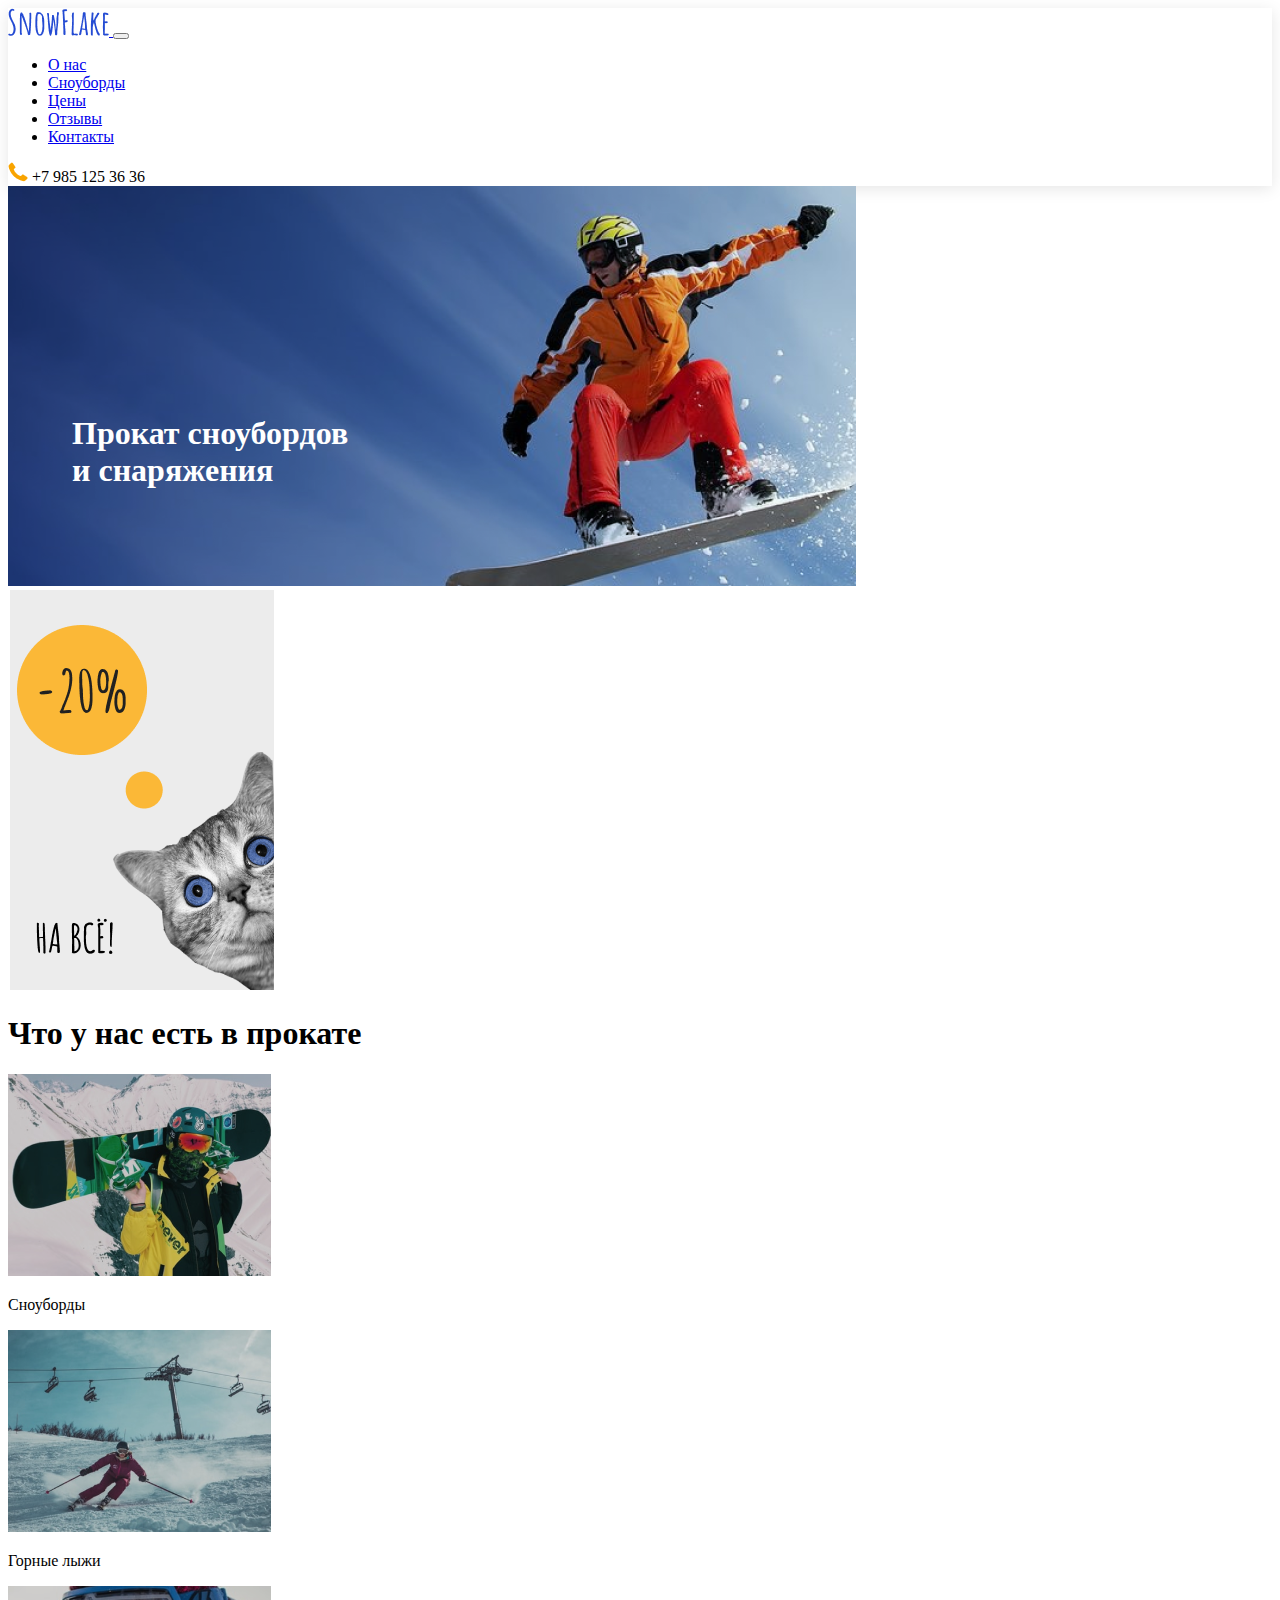
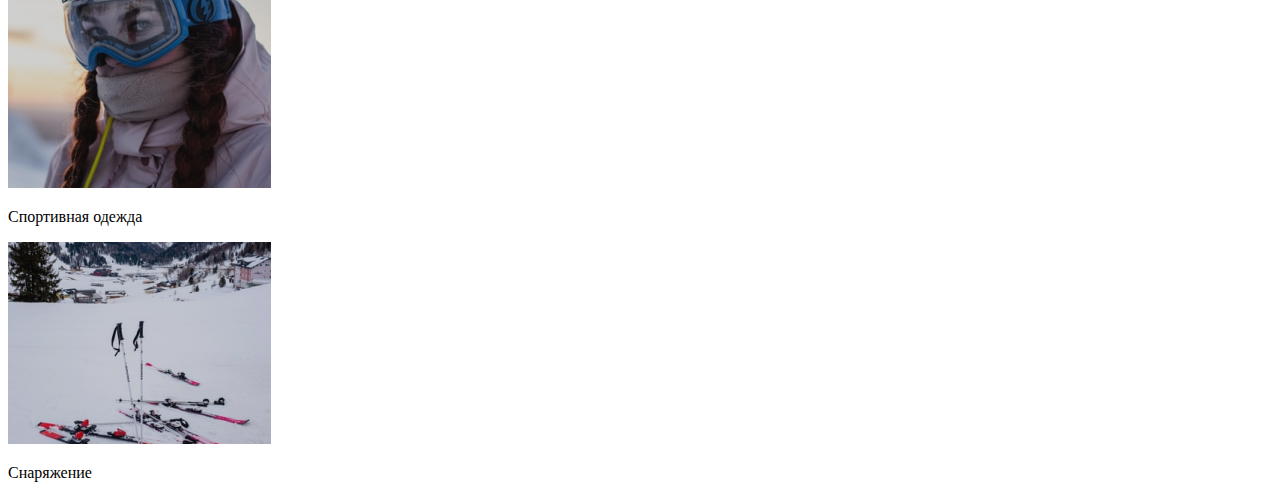
<file: Lesson_6_Bootstrap/snowboard/index.html>
<!DOCTYPE html>
<html lang="en">
    <head>
        <!-- Required meta tags -->
        <meta charset="utf-8" />
        <meta name="viewport" content="width=device-width, initial-scale=1" />

        <!-- Bootstrap CSS -->
        <link
            href="https://cdn.jsdelivr.net/npm/bootstrap@5.1.3/dist/css/bootstrap.min.css"
            rel="stylesheet"
            integrity="sha384-1BmE4kWBq78iYhFldvKuhfTAU6auU8tT94WrHftjDbrCEXSU1oBoqyl2QvZ6jIW3"
            crossorigin="anonymous"
        />
        <link rel="stylesheet" href="./style.css" />
        <title>Сноуборд</title>
    </head>
    <body>
        <!-- навигация -->
        <nav class="navbar navbar-expand-lg navbar-light navbar-top">
            <div class="container">
                <a class="navbar-brand" href="#">
                    <img src="./pictures/logo.png" alt="" />
                </a>
                <button
                    class="navbar-toggler"
                    type="button"
                    data-bs-toggle="collapse"
                    data-bs-target="#navbarSupportedContent"
                    aria-controls="navbarSupportedContent"
                    aria-expanded="false"
                    aria-label="Toggle navigation"
                >
                    <span class="navbar-toggler-icon"></span>
                </button>
                <div
                    class="collapse navbar-collapse"
                    id="navbarSupportedContent"
                >
                    <ul class="navbar-nav mx-auto mb-2 mb-lg-0">
                        <li class="nav-item">
                            <a class="nav-link" href="#">О нас</a>
                        </li>
                        <li class="nav-item">
                            <a class="nav-link" href="#">Сноуборды</a>
                        </li>
                        <li class="nav-item">
                            <a class="nav-link" href="#">Цены</a>
                        </li>
                        <li class="nav-item">
                            <a class="nav-link" href="#">Отзывы</a>
                        </li>
                        <li class="nav-item">
                            <a class="nav-link" href="#">Контакты</a>
                        </li>
                    </ul>
                    <div class="contacts d-flex aligh-items-center">
                        <img src="./pictures/phone.png" alt="" />
                        +7 985 125 36 36
                    </div>
                </div>
            </div>
        </nav>
        <!-- банеры -->
        <div class="container">
            <div class="row">
                <!-- <div class="col-lg-9">
                    <img src="./pictures/banner-with-text.png" alt="" />
                </div>
                <div class="col-lg-3">
                    <img src="./pictures/Group 8.png" alt="" /> -->
                    <div class="col-sm-9 img-banner">
                        <img class="img-fluid" src="./pictures/banner-pic.png" alt="">
                        <h1>Прокат сноубордов<br>и снаряжения</h1>
                    </div>
                    <div class="col-sm-3 banner-discont d-none d-sm-block">
                        <img class="img-fluid " src="./pictures/Group 8.png" alt="">
                    </div>
                </div>
            </div>
        </div>
        <div class="container">
            <h1>Что у нас есть в прокате</h1>
            <div class="row">
                <div class="col-lg-3 col-mg col-sm-6">
                    <img src="./pictures/Rectangle 7.png" alt="">
                    <p>Сноуборды</p>
                </div>
                <div class="col-lg-3 col-md col-sm-6">
                    <img src="./pictures/Rectangle 8.png" alt="">
                    <p>Горные лыжи</p>
                </div>
                <div class="col-lg-3 col-md col-sm-6">
                    <img src="./pictures/Rectangle 9.png" alt="">
                    <p>Спортивная одежда</p>
                </div>
                <div class="col-lg-3 col-md col-sm-6">
                    <img src="./pictures/Rectangle 10.png" alt="">
                    <p>Снаряжение</p>
                </div>
            </div>
        </div>
        <!-- Optional JavaScript; choose one of the two! -->
        <!-- Option 1: Bootstrap Bundle with Popper -->
        <script
            src="https://cdn.jsdelivr.net/npm/bootstrap@5.1.3/dist/js/bootstrap.bundle.min.js"
            integrity="sha384-ka7Sk0Gln4gmtz2MlQnikT1wXgYsOg+OMhuP+IlRH9sENBO0LRn5q+8nbTov4+1p"
            crossorigin="anonymous"
        ></script>

        <!-- Option 2: Separate Popper and Bootstrap JS -->
        <!--
    <script src="https://cdn.jsdelivr.net/npm/@popperjs/core@2.10.2/dist/umd/popper.min.js" integrity="sha384-7+zCNj/IqJ95wo16oMtfsKbZ9ccEh31eOz1HGyDuCQ6wgnyJNSYdrPa03rtR1zdB" crossorigin="anonymous"></script>
    <script src="https://cdn.jsdelivr.net/npm/bootstrap@5.1.3/dist/js/bootstrap.min.js" integrity="sha384-QJHtvGhmr9XOIpI6YVutG+2QOK9T+ZnN4kzFN1RtK3zEFEIsxhlmWl5/YESvpZ13" crossorigin="anonymous"></script>
    --></body>
</html>
</file>
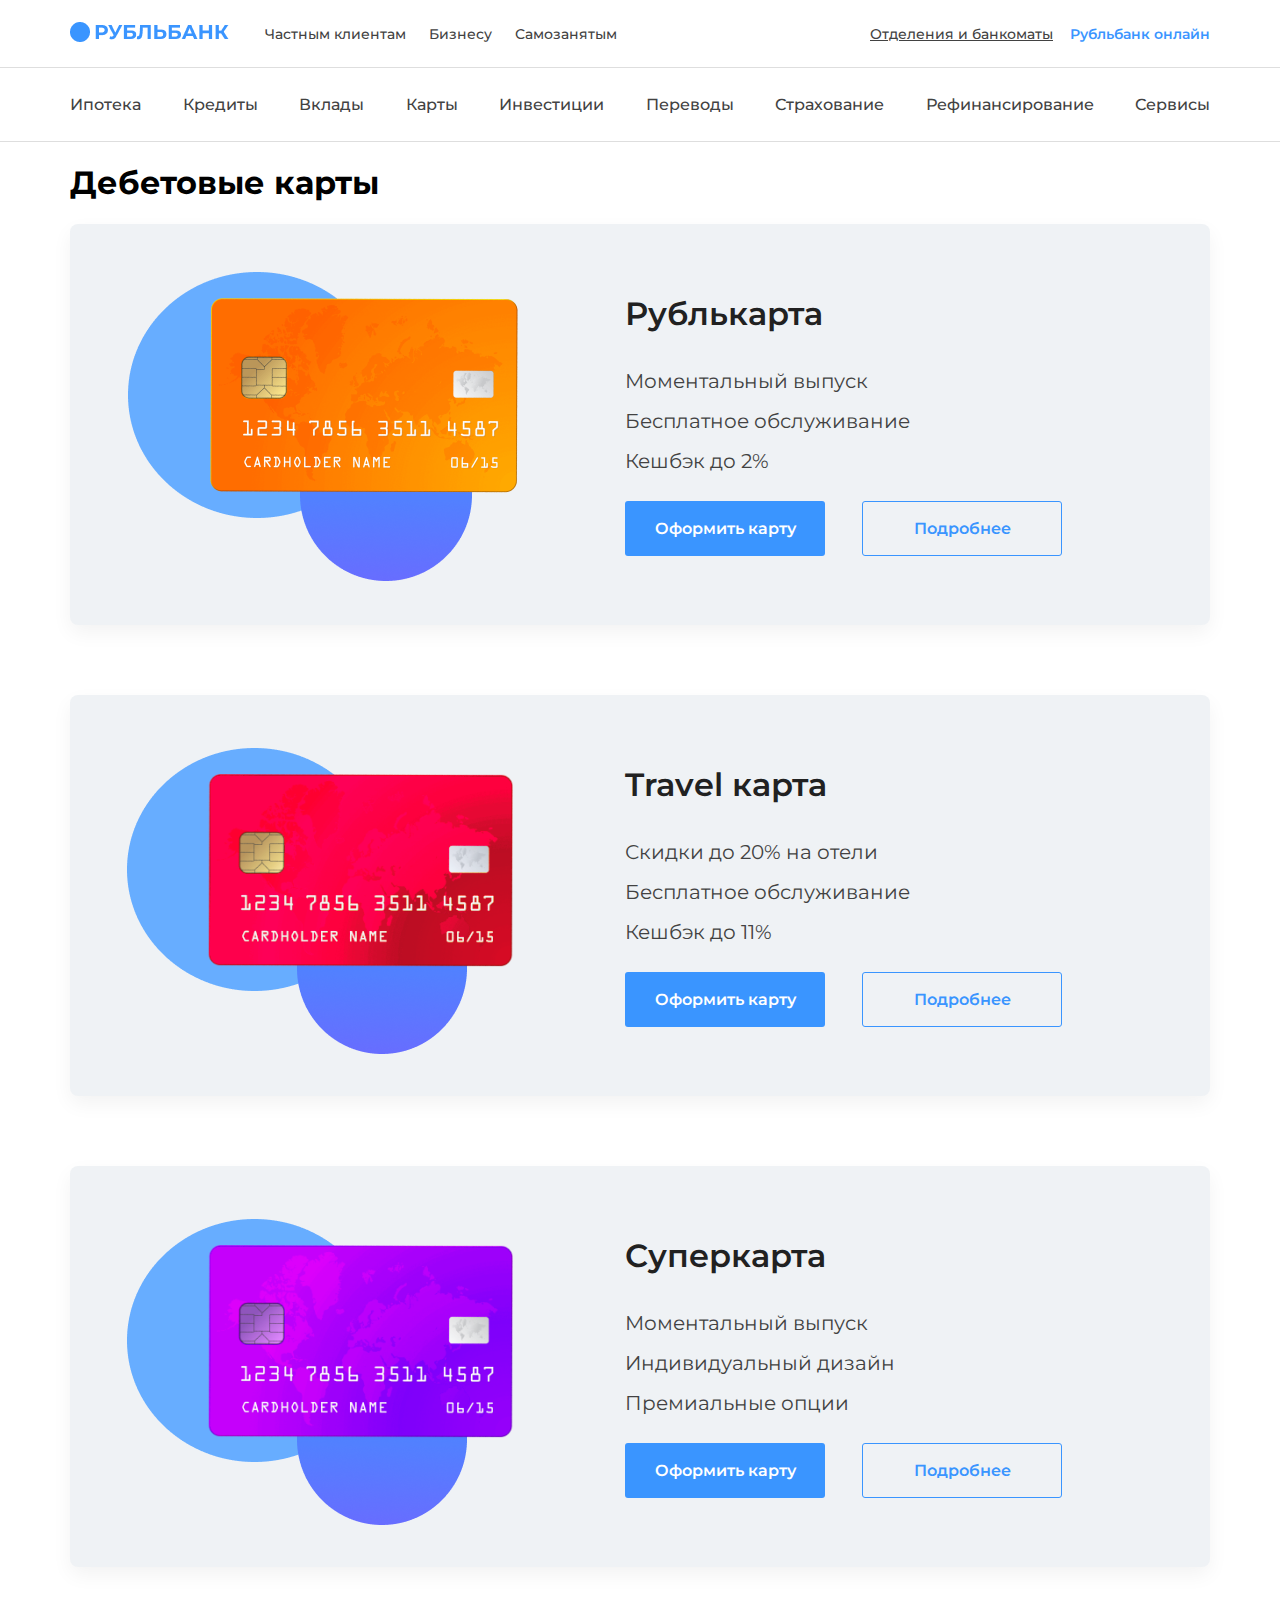
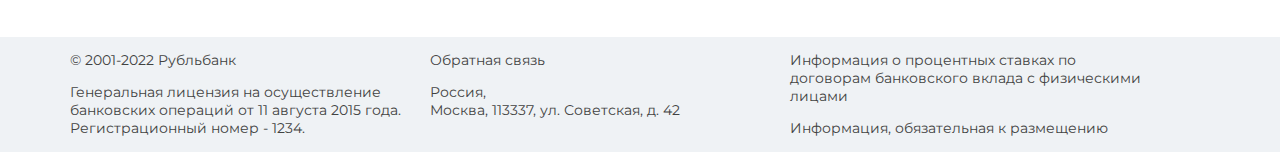
<file: Lesson_3_Rubl_bank/ClassWork/cards.html>
<!DOCTYPE html>
<html lang="en">
    <head>
        <meta charset="UTF-8" />
        <meta http-equiv="X-UA-Compatible" content="IE=edge" />
        <meta name="viewport" content="width=device-width, initial-scale=1.0" />
        <title>Дебетовые карты</title>
        <link rel="stylesheet" href="./style.css" />
        <link rel="preconnect" href="https://fonts.googleapis.com" />
        <link rel="preconnect" href="https://fonts.gstatic.com" crossorigin />
        <link
            href="https://fonts.googleapis.com/css2?family=Montserrat:wght@400;500;600&display=swap"
            rel="stylesheet"
        />
    </head>
    <body>
        <!-- Header -->
        <header>
            <div class="header-top">
                <div class="container">
                    <div class="header-top-info">
                        <a href="./index.html">
                            <div class="logo">
                                <img
                                    src="./pictures/logo.png"
                                    alt="Rublebank Logo"
                                />
                            </div>
                        </a>
                        <nav class="top-menu">
                            <ul class="top-menu-list list-left">
                                <li><a href="">Частным клиентам</a></li>
                                <li><a href="">Бизнесу</a></li>
                                <li><a href="">Самозанятым</a></li>
                            </ul>
                            <ul class="top-menu-list list-right">
                                <li><a href="">Отделения и банкоматы</a></li>
                                <li class="list-blue1">
                                    <a href=""
                                        ><span class="list-blue"
                                            >Рубльбанк онлайн</span
                                        ></a
                                    >
                                </li>
                            </ul>
                        </nav>
                    </div>
                </div>
            </div>
            <div class="header-bottom">
                <div class="container">
                    <nav class="main-menu">
                        <ul class="main-menu-list">
                            <li><a href="">Ипотека</a></li>
                            <li><a href="">Кредиты</a></li>
                            <li><a href="">Вклады</a></li>
                            <li><a href="./cards.html">Карты</a></li>
                            <li><a href="">Инвестиции</a></li>
                            <li><a href="">Переводы</a></li>
                            <li><a href="">Страхование</a></li>
                            <li><a href="">Рефинансирование</a></li>
                            <li><a href="">Сервисы</a></li>
                        </ul>
                    </nav>
                </div>
            </div>
        </header>
        <!-- Content -->
        <div class="container">
            <h1>Дебетовые карты</h1>
            <section class="debet-cards">
                <div class="debet-cards-item">
                    <img src="./pictures/yellow_card.png" alt="" />
                    <div class="debet-cards-item-info">
                        <h2>Рублькарта</h2>
                        <p>
                            Моментальный выпуск<br />Бесплатное обслуживание<br />Кешбэк
                            до 2%
                        </p>
                        <div class="buttons">
                            <a href="" class="btn btn-primary"
                                >Оформить карту</a
                            >
                            <a href="" class="btn btn-secondary">Подробнее</a>
                        </div>
                    </div>
                </div>
                <div class="debet-cards-item">
                    <img src="./pictures/red_card.png" alt="" />
                    <div class="debet-cards-item-info">
                        <h2>Travel карта</h2>
                        <p>
                            Скидки до 20% на отели<br />Бесплатное
                            обслуживание<br />Кешбэк до 11%
                        </p>
                        <div class="buttons">
                            <a href="" class="btn btn-primary"
                                >Оформить карту</a
                            >
                            <a href="" class="btn btn-secondary">Подробнее</a>
                        </div>
                    </div>
                </div>
                <div class="debet-cards-item">
                    <img src="./pictures/purple_card.png" alt="" />
                    <div class="debet-cards-item-info">
                        <h2>Суперкарта</h2>
                        <p>
                            Моментальный выпуск<br />Индивидуальный дизайн<br />Премиальные
                            опции
                        </p>
                        <div class="buttons">
                            <a href="" class="btn btn-primary"
                                >Оформить карту</a
                            >
                            <a href="" class="btn btn-secondary">Подробнее</a>
                        </div>
                    </div>
                </div>
            </section>
        </div>
        <!-- footer -->
        <footer class="footer">
            <div class="container">
                <div class="footer-info">
                    <div class="footer-info-item">
                        <p>&copy 2001-2022 Рубльбанк</p>
                        <p>
                            Генеральная лицензия на осуществление банковских
                            операций от 11 августа 2015 года. Регистрационный
                            номер - 1234.
                        </p>
                    </div>
                    <div class="footer-info-item">
                        <p>Обратная связь</p>
                        <p>Россия,<br />Москва, 113337, ул. Советская, д. 42</p>
                    </div>
                    <div class="footer-info-item">
                        <p>
                            Информация о процентных ставках по договорам
                            банковского вклада с физическими лицами
                        </p>
                        <p>Информация, обязательная к размещению</p>
                    </div>
                </div>
            </div>
        </footer>
    </body>
</html>
</file>
<file: lesson1/style.css>
body {
    color: #424242;
    font-family: Arial, Helvetica, sans-serif;
}

h1 {
    font-size: 40px;
    color: royalblue;
    text-align: center;
    border: 5px solid royalblue;
}

/* p {
    background-color: royalblue;
    color: seashell;
    border-radius: 15px;
    padding: 10px;
    margin: 20px;
} */

/* .blue {
    background-color: royalblue;
    color: seashell;
    border-radius: 10px;
    padding: 10px;
    margin-left: 50px;
} */

.rounded {
    border-radius: 15px;
    padding: 10px;
}
.blue {
    background-color: skyblue;
}

.pink {
    background-color: pink;
}

img {
    width: 30%;
    border-radius: 5px;
    box-shadow: 5px 5px 35px rgba(104, 131, 214, 0.5);
    transition: 0.4s;
}
img:hover {
    transform: scale(1.05, 1.05);
}

a {
    text-decoration: none;
    color:#fff;
    background-color: salmon;
    padding: 10px 20px;
    border-radius: 2px;
}
a:hover {
    background-color: violet;
    color: whitesmoke;
}

.block {
    width: 30%;
    border-radius: 35px;
    padding: 20px;
}

.green {
    background-color: greenyellow;
}

.orange {
    background-color: orange;
}

.violet {
    background-color: plum;
}

.block img {
    width: 70%;
}
</file>
<file: Lesson_4_Adaptation/style.css>
@media (max-width: 991px) {
    .pink {
        width: calc(50% - 20px) !important;
        background-color: aquamarine !important;
    }
}

@media (max-width: 575px) {
    .pink {
        width: calc(100% - 20px) !important;
        background-color: gold !important;
    }
    .block1 {
        display: none;
    }
}

body {
    margin: 0;
}

.orange {
    background-color: orange;

    display: flex;
    flex-wrap: wrap;
}

.pink {
    background-color: pink;
    width: calc(25% - 20px);
    padding: 15px;
    margin: 10px;
    box-sizing: border-box;
}
</file>
<file: Lesson_5_TryBootstrap/style.css>
.orange {
    background-color: orange;
}

.pink {
    background-color: pink;
    border: 1px solid black;
}
</file>
<file: Lesson_2_Blocks/Lesseon_2_Homework/style.css>
body {
    margin: 0;
}

.header {
    height: 80px;
    display: flex;
    align-items: center;
    box-shadow: 0px 15px 35px rgba(0, 0, 0, 0.1);
}

.container-header {
    width: 1142px;
    height: 47px;
    margin: 0 auto;
    display: flex;
    justify-content: space-between;
    align-items: center;
}

.header-logo {
    height: 47px;
}

.header-phonenumber {
    font-family: Montserrat;
    font-style: normal;
    font-weight: 600;
    font-size: 18px;
    line-height: 22px;
    color: #424242;
}

.content {
    width: 1142px;
    margin: 0 auto;

    display: flex;
    /* justify-content: center;
    flex-wrap: wrap; */
    flex-direction: column;
    align-items: center;
}

.top-description {
    margin-top: 63px;
    font-family: Montserrat;
    font-style: normal;
    font-weight: 600;
    font-size: 40px;
    line-height: 49px;
    color: #424242;
}

.bouquets {
    /* margin-top: 63px; */
    height: 413px;
    display: flex;
    justify-content: space-around;
    width: 100%;
}

.bouquets-item {
    display: flex;
    /* justify-content: center;
    flex-wrap: wrap; */
    flex-direction: column;
    justify-content: center;
}

.bouquet-name {
    text-align: center;

    font-family: Montserrat;
    font-style: normal;
    font-weight: 600;
    font-size: 18px;
    line-height: 22px;
    color: #212121;
}

.bouquet-text {
    text-align: center;
    margin: 0 auto;

    font-family: Montserrat;
    font-style: normal;
    font-weight: normal;
    font-size: 16px;
    line-height: 140%;
    /* or 22px */
    color: #424242;
}

.bommom-part {
    width: 100%;
    height: 441px;

    display: flex;
    justify-content: space-evenly;
    align-items: center;
}

.words {
    height: 283px;
    width: 100%;

    display: flex;
    flex-direction: column;
    justify-content: center;
    align-items: center;
    text-align: center;

    font-family: Montserrat;
    font-style: italic;
    font-weight: 300;
    line-height: 150%;
    /* or 48px */
    color: #FF445A;

    border-top: 1px solid #FFB5B5;
    border-bottom: 1px solid #FFB5B5;
}

.words-part1 {
    margin: 0 auto;
    font-size: 32px;
}

.words-part2 {
    margin: 10px auto 0;
    font-size: 24px;
}

.bottom-part-text {
    font-family: Montserrat;
    font-style: normal;
    font-weight: normal;
    font-size: 18px;
    line-height: 150%;
    /* or 27px */
    color: #424242;
}

.bottom-part-picture {
    filter: drop-shadow(30px 40px 40px rgba(255, 181, 181, 0.5));
}

.footer {
    height: 80px;
    display: flex;
    justify-content: center;
    align-items: center;

    background-color: #FFB5B5;
    color: #FFFFFF;
    font-family: Montserrat;
    font-style: normal;
    font-weight: normal;
    font-size: 18px;
    line-height: 150%;
    /* identical to box height, or 27px */
}
</file>
<file: Lesson_3_Rubl_bank/ClassWork/style.css>
body {
    font-family: "Montserrat", sans-serif;
    margin: 0;
}

ul {
    margin: 0;
    padding: 0;
    list-style: none;
}

.btn {
    width: 200px;
    height: 55px;

    font-size: 16px;
    font-weight: 600;
    border-radius: 3px;
    text-decoration: none;

    display: flex;
    justify-content: center;
    align-items: center;

    box-sizing: border-box;
}

.buttons {
    display: flex;
    justify-content: space-between;

    width: 437px;
}

.btn-primary {
    background-color: #3a95ff;
    color: #fff;
}

.btn-secondary {
    border: 1px solid #3a95ff;
    color: #3a95ff;
}

.container {
    width: 1140px;
    margin: 0 auto;
}

.header-top {
    border-bottom: 1px solid #dedede;
}

.header-top-info {
    height: 67px;
    display: flex;
    justify-content: space-between;
    align-items: center;
}

.top-menu {
    width: 945px;
    display: flex;
    justify-content: space-between;
}

.top-menu-list {
    display: flex;
    justify-content: space-between;
    font-size: 14px;
    font-weight: 500;
}

.top-menu-list a {
    color: #424242;
}

.list-left {
    width: 352px;
}

.list-left a {
    width: 352px;
    text-decoration: none;
}

.list-right {
    width: 340px;
}
.list-blue {
    color: #3a95ff;
    font-weight: 600;
    text-decoration: none;
}

.list-blue1 a {
    text-decoration: none;
}

.header-bottom {
    border-bottom: 1px solid #dedede;
}

.main-menu-list {
    height: 73px;
    display: flex;
    justify-content: space-between;
    align-items: center;
}

.main-menu-list a {
    text-decoration: none;
    font-size: 16px;
    font-weight: 500;
    color: #424242;
}

.main-banner {
    box-shadow: 0px 4px 20px rgba(0, 0, 0, 0.1);
}

.main-banner-info {
    display: flex;
    justify-content: space-between;
    align-items: center;
}

.banner-offer-text {
    font-weight: 600;
    font-size: 52px;
    line-height: 110%;
    color: #212121;
    margin-bottom: 63px;
}

.offers-info {
    display: flex;
    flex-wrap: wrap;
    justify-content: space-between;
}

.offers-info-item {
    background: #eff2f5;
    box-shadow: 0px 8px 20px rgba(0, 0, 0, 0.05);
    border-radius: 8px;
    width: 555px;
    display: flex;
    justify-content: space-between;
    margin-bottom: 62px;
}
.info-item-text {
    margin-left: 34px;
}

.offers-info-item img {
    border-radius: 0 8px 8px 0;
}

.credits {
    background-color: #eff2f5;
}

.credits-wrap {
    display: flex;
    align-items: center;
    height: 775px;
}
.credits-info {
    display: flex;
    justify-content: space-between;
}

.credits-60 {
    background: #e0e5ea;
    box-shadow: -5px -5px 25px rgba(255, 255, 255, 0.25),
        5px 5px 15px rgba(0, 0, 0, 0.1);
    border-radius: 8px;
    width: 750px;
    height: 500px;

    display: flex;
    flex-wrap: wrap;
    padding-left: 100px;
    box-sizing: border-box;
}

.credits-60-head {
    display: flex;
    justify-content: space-between;
    width: 650px;
}

.credits-60-head p {
    font-family: "Montserrat";
    font-style: normal;
    font-weight: 600;
    font-size: 38px;
    line-height: 130%;
    color: #212121;
}

.credits-60-items {
    text-align: center;

    display: flex;
    justify-content: space-between;
    width: 545px;

    margin-bottom: 40px;
}

.credits-60-item-head {
    font-weight: 500;
    font-size: 30px;
    line-height: 130%;
    color: #212121;

    border-bottom: 1px solid #3a95ff;
    padding: 8px;
}

.credits-60-item-bottom {
    font-family: "Montserrat";
    font-style: normal;
    font-weight: 500;
    font-size: 18px;
    line-height: 130%;
    text-align: center;
    color: #424242;
}

.credits-60-item {
    text-align: center;
}
.credits-60-item p {
    margin: 0;
    padding: 8px;
}

.credits-side-link {
    background: #f7f7f7;
    box-shadow: -5px -5px 25px rgba(255, 255, 255, 0.25),
        5px 5px 25px rgba(0, 0, 0, 0.1);
    border-radius: 8px;
    border-bottom: 5px solid #3a95ff;
    width: 360px;
    height: 235px;

    display: flex;
    justify-content: space-between;
    padding: 34px;
    box-sizing: border-box;
}

.credits-side-link img {
    align-self: flex-end;
}
.credits-side-link a {
    align-self: flex-end;
}

.get-card {
    display: flex;
    justify-content: space-around;
    align-items: center;
}

.get-card-item {
    display: flex;
    flex-direction: column;
    justify-content: center;
    align-items: center;
}

.get-card-item p {
    text-align: center;
}

footer {
    background-color: #eff2f5;
}

.footer-info {
    display: flex;
}

.footer-info-item {
    width: 360px;

    font-weight: 400;
    font-size: 14px;
    line-height: 130%;
    color: #424242;
}

.debet-cards-item {
    display: flex;
    /* justify-content: space-around; */
    align-items: center;

    background: #eff2f5;
    box-shadow: 0px 8px 20px rgba(0, 0, 0, 0.05);
    border-radius: 8px;

    margin-bottom: 70px;
}

.debet-cards-item p {
    font-weight: 400;
    font-size: 20px;
    line-height: 200%;
    color: #424242;
}

.debet-cards-item h2 {
    font-weight: 600;
    font-size: 32px;
    line-height: 130%;
    color: #212121;
    margin-top: 0;
}
</file>
<file: Lesson_6_Bootstrap/FPKNNGU/style.css>
.programm-item a {
    text-decoration: none;
}
</file>
<file: Lesson_6_Bootstrap/snowboard/style.css>
@media (max-width: 576px) {
    .img-banner h1 {
        text-align: center;
        bottom: 1em !important;
    }
}

.navbar-top {
    background-color: white;
    box-shadow: 0px 3px 15px rgba(0, 0, 0, 0.1);
}

.img-banner {
    position: relative;
}

.img-banner h1 {
    position: absolute;
    left: 2em;
    bottom: 2.5em;
    color: #fff;
    font-weight: 600;
}

.banner-discont {
    height: 100%;
}
</file>
